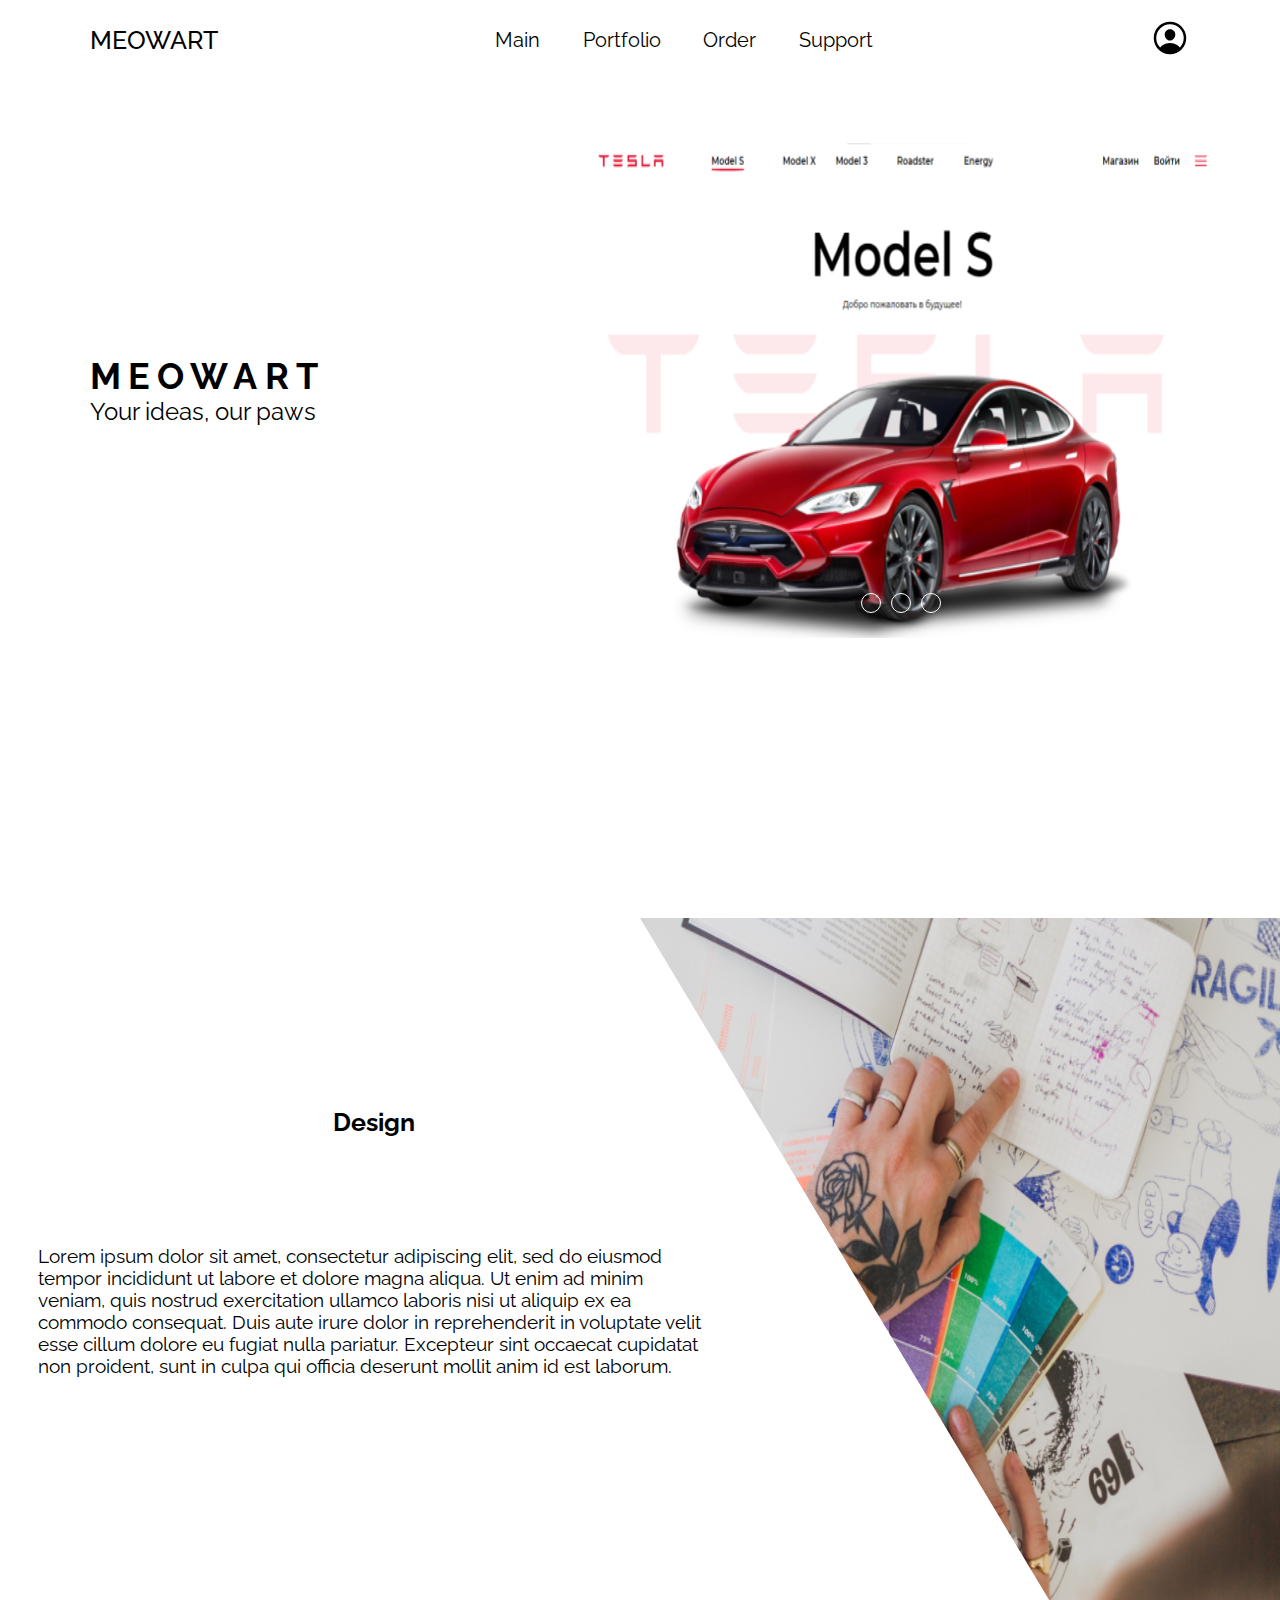
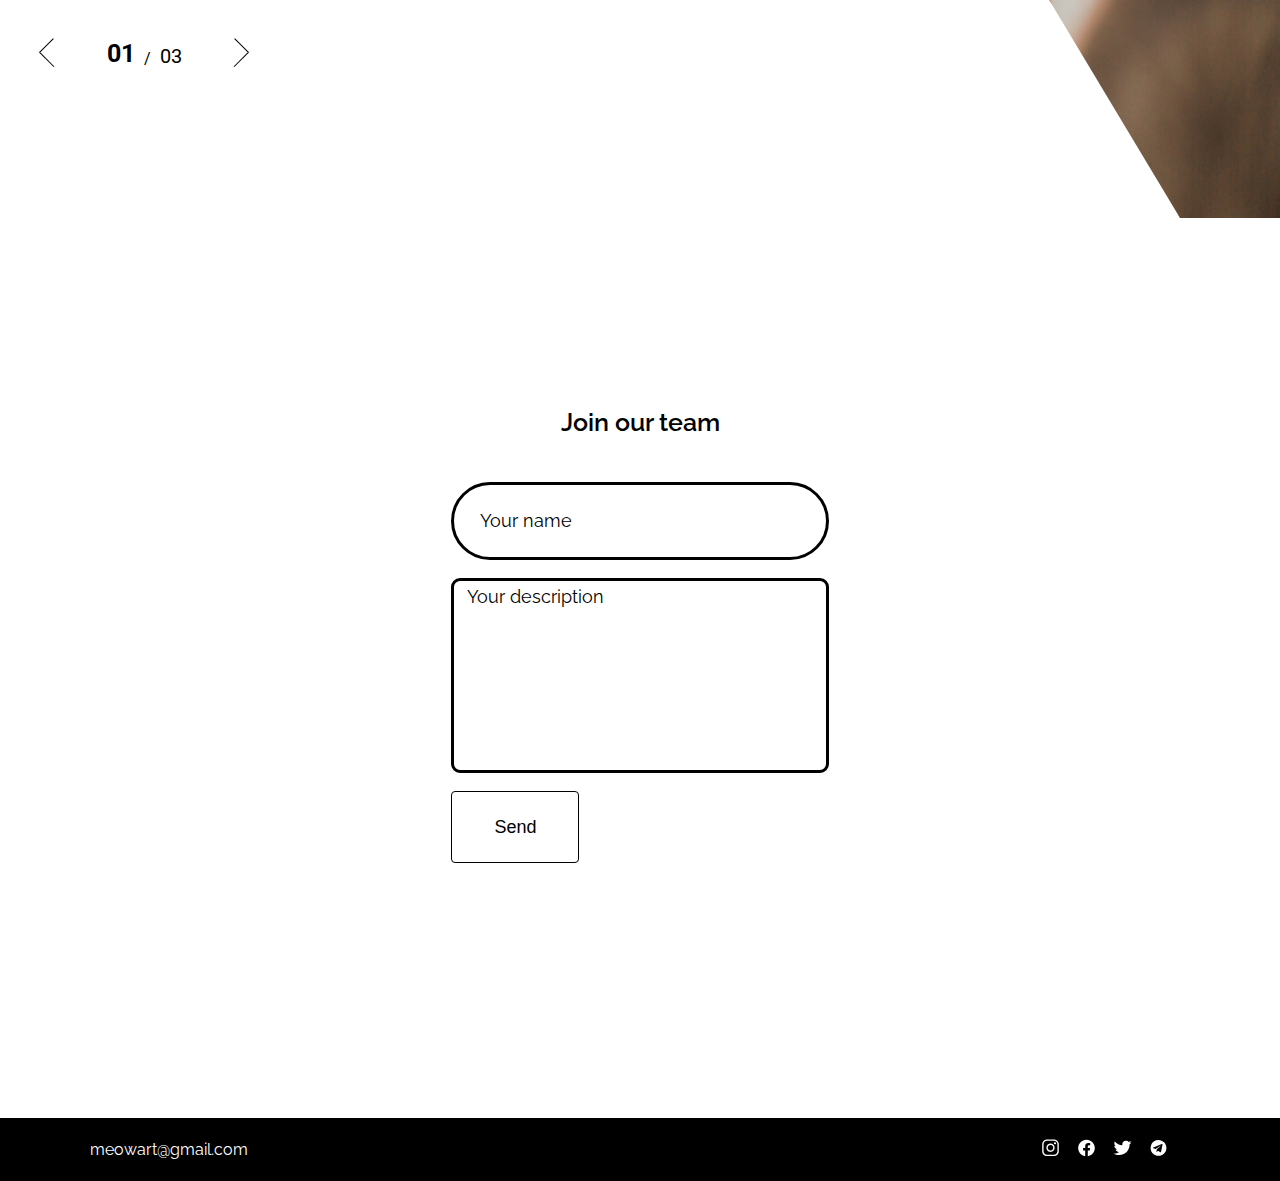
<file: index.html>
<!DOCTYPE html>
<html lang="en">
<head>
    <meta charset="UTF-8">
    <meta http-equiv="X-UA-Compatible" content="IE=edge">
    <meta name="viewport" content="width=device-width, initial-scale=1.0">
    <link rel="preconnect" href="https://fonts.googleapis.com">
    <link rel="preconnect" href="https://fonts.gstatic.com" crossorigin>
    <link href="https://fonts.googleapis.com/css2?family=Raleway:wght@100;200;300;400;500;600;700;800;900&family=Roboto:wght@300;400;500&display=swap" rel="stylesheet">
    <link rel="stylesheet" href="main/css/style.css">
    <link rel="stylesheet" href="main/css/styleTablet.css">
    <link rel="shortcut icon" href="main/img/favicon.ico" type="image/x-icon"> 
    <title>MEOWART</title>
</head>
<body>
    <div class="wrapper" id="wrapper">
        <div class="screen firstScreen">
            <header class="header">
                <div class="logo">
                    meowart
                </div>
                <nav class="headerLinks">
                    <a href="" class="headerLink">Main</a>
                    <a href="portfolio/portfolio.html" class="headerLink">Portfolio</a>
                    <a href="price/price.html" class="headerLink">Order</a>
                    <a href="faq/faq.html" class="headerLink">Support</a>
                </nav>
                <div class="userIcon">
                    <img src="main/img/userIcon.svg" alt="" class="userIcons" id="userIcons">
                    <div class="userItems" id="userItems">
                        <a href="login/login.html" class="userItem">Log in</a>
                        <a href="login/login.html" class="userItem">Create</a>
                    </div>
                </div>
                <div class="burgerContent" id="burger">
                    <div class="burger" id="burgerBtn"></div>
                </div>
                <div class="burgerScreen" id="burgerScreen">
                    <nav class="headerLinks">
                        <a href="" class="headerLink">Main</a>
                        <a href="portfolio/portfolio.html" class="headerLink">Portfolio</a>
                        <a href="price/price.html" class="headerLink">Order</a>
                        <a href="faq/faq.html" class="headerLink">Support</a>
                    </nav>
                    <div class="login">
                        <a href="login/login.html" class="loginText">Log in</a>
                        <a href="login/login.html" class="loginText">Create</a>
                    </div>
                </div>
            </header>
            <div class="content">
                <div class="title">
                    <p class="titleText">meowart</p>
                    <p class="slogan">Your ideas, our paws</p>
                </div>
                <div class="slider">
                   <div class="slides">
                        <input type="radio" class="btnItem" name="slide" id="btn1" checked>
                        <input type="radio" class="btnItem" name="slide" id="btn2">
                        <input type="radio" class="btnItem" name="slide" id="btn3">
                   
                        <a href="https://pawarts.github.io/tesla/" class="slide show">
                            <img src="main/img/slider.png" alt="" class="sliderImg">
                        </a>
                        <a href="https://pawarts.github.io/carhistory/index.html" class="slide">
                            <img src="main/img/carhistory.jpeg" alt="" class="sliderImg">
                        </a>
                        <div class="slide">
                            <img src="main/img/slider.png" alt="" class="sliderImg">
                        </div>
                    
                        <div class="controllers">
                            <label for="btn1" class="btnLabel" checked></label>
                            <label for="btn2" class="btnLabel"></label>
                            <label for="btn3" class="btnLabel"></label>
                        </div>
                   </div>
                </div>
            </div>
        </div>
        <div class="screen secondScreen">
            <div class="slider">
                <div class="sliderContent" id="show">
                    <div class="content">
                        <p class="contentTitle">Design</p>
                        <p class="contentText">Lorem ipsum dolor sit amet, consectetur adipiscing elit, sed do eiusmod tempor incididunt ut labore et dolore magna aliqua. Ut enim ad minim veniam, quis nostrud exercitation ullamco laboris nisi ut aliquip ex ea commodo consequat. Duis aute irure dolor in reprehenderit in voluptate velit esse cillum dolore eu fugiat nulla pariatur. Excepteur sint occaecat cupidatat non proident, sunt in culpa qui officia deserunt mollit anim id est laborum.</p>
                        <div class="slideCounter">
                            <img src="main/img/Arrow.svg" alt="" class="arrow prev" id="prev">
                            <div class="num">
                                <p class="activePage page">01</p>/
                                <p class="allPage">03</p>
                            </div>
                            <img src="main/img/Arrow.svg" alt="" class=" arrow next">
                        </div>
                    </div>
                </div>
                <div class="sliderContent front-end">
                    <div class="content">
                        <p class="contentTitle">Front-end</p>
                        <p class="contentText">Lorem ipsum dolor sit amet, consectetur adipiscing elit, sed do eiusmod tempor incididunt ut labore et dolore magna aliqua. Ut enim ad minim veniam, quis nostrud exercitation ullamco laboris nisi ut aliquip ex ea commodo consequat. Duis aute irure dolor in reprehenderit in voluptate velit esse cillum dolore eu fugiat nulla pariatur. Excepteur sint occaecat cupidatat non proident, sunt in culpa qui officia deserunt mollit anim id est laborum.</p>
                        <div class="slideCounter">
                            <img src="main/img/Arrow.svg" alt="" class="arrow prev" id="prev">
                            <div class="num">
                                <p class="activePage page">02</p>/
                                <p class="allPage">03</p>
                            </div>
                            <img src="main/img/Arrow.svg" alt="" class=" arrow nextArrow next" id="next">
                        </div>
                    </div>
                </div>
                <div class="sliderContent back-end">
                    <div class="content">
                        <p class="contentTitle">Back-end</p>
                        <p class="contentText">Lorem ipsum dolor sit amet, consectetur adipiscing elit, sed do eiusmod tempor incididunt ut labore et dolore magna aliqua. Ut enim ad minim veniam, quis nostrud exercitation ullamco laboris nisi ut aliquip ex ea commodo consequat. Duis aute irure dolor in reprehenderit in voluptate velit esse cillum dolore eu fugiat nulla pariatur. Excepteur sint occaecat cupidatat non proident, sunt in culpa qui officia deserunt mollit anim id est laborum.</p>
                        <div class="slideCounter">
                            <img src="main/img/Arrow.svg" alt="" class="arrow prev" id="prev">
                            <div class="num">
                                <p class="activePage page">03</p>/
                                <p class="allPage">03</p>
                            </div>
                            <img src="main/img/Arrow.svg" alt="" class=" arrow next" id="next">
                        </div>
                    </div>
                </div>
            </div>
        </div>
        <div class="screen thirdScreen">
            <div class="title">Join our team</div>
            <form action="#" class="parthnerGrid">
                <input type="text" class="teamInput" placeholder="Your name">
                <textarea name="#" id="" cols="30" rows="10" class="teamArea" placeholder="Your description"></textarea>
                <button class="submit">Send</button>
            </form>
                
        </div>
        <footer class="footer">
            <a href="https://mail.google.com/mail/u/2/#inbox?compose=CllgCJZZzNVrMtRLxWWXRkSsszDGnjfRslWwBGPZVkJCKqqnMnRkLTTDztLkDDgWVSRBRRKHRDB" class="mail">meowart@gmail.com</a>
            <nav class="socialMedia">
                <a href="" class="socialItem">
                    <img src="main/img/instagram.svg" alt="" class="socialImg">
                </a>
                <a href="" class="socialItem">
                    <img src="main/img/fb.svg" alt="" class="socialImg">
                </a>
                <a href="" class="socialItem">
                    <img src="main/img/twitter.svg" alt="" class="socialImg">
                </a>
                <a href="" class="socialItem">
                    <img src="main/img/telegram.svg" alt="" class="socialImg">
                </a>
            </nav>
        </footer>
    </div>

    <script src="main/js/script.js"></script>
    <script src="main/js/slider.js"></script>
    <script src="main/js/mobile.js"></script>
</body>
</html>
</file>
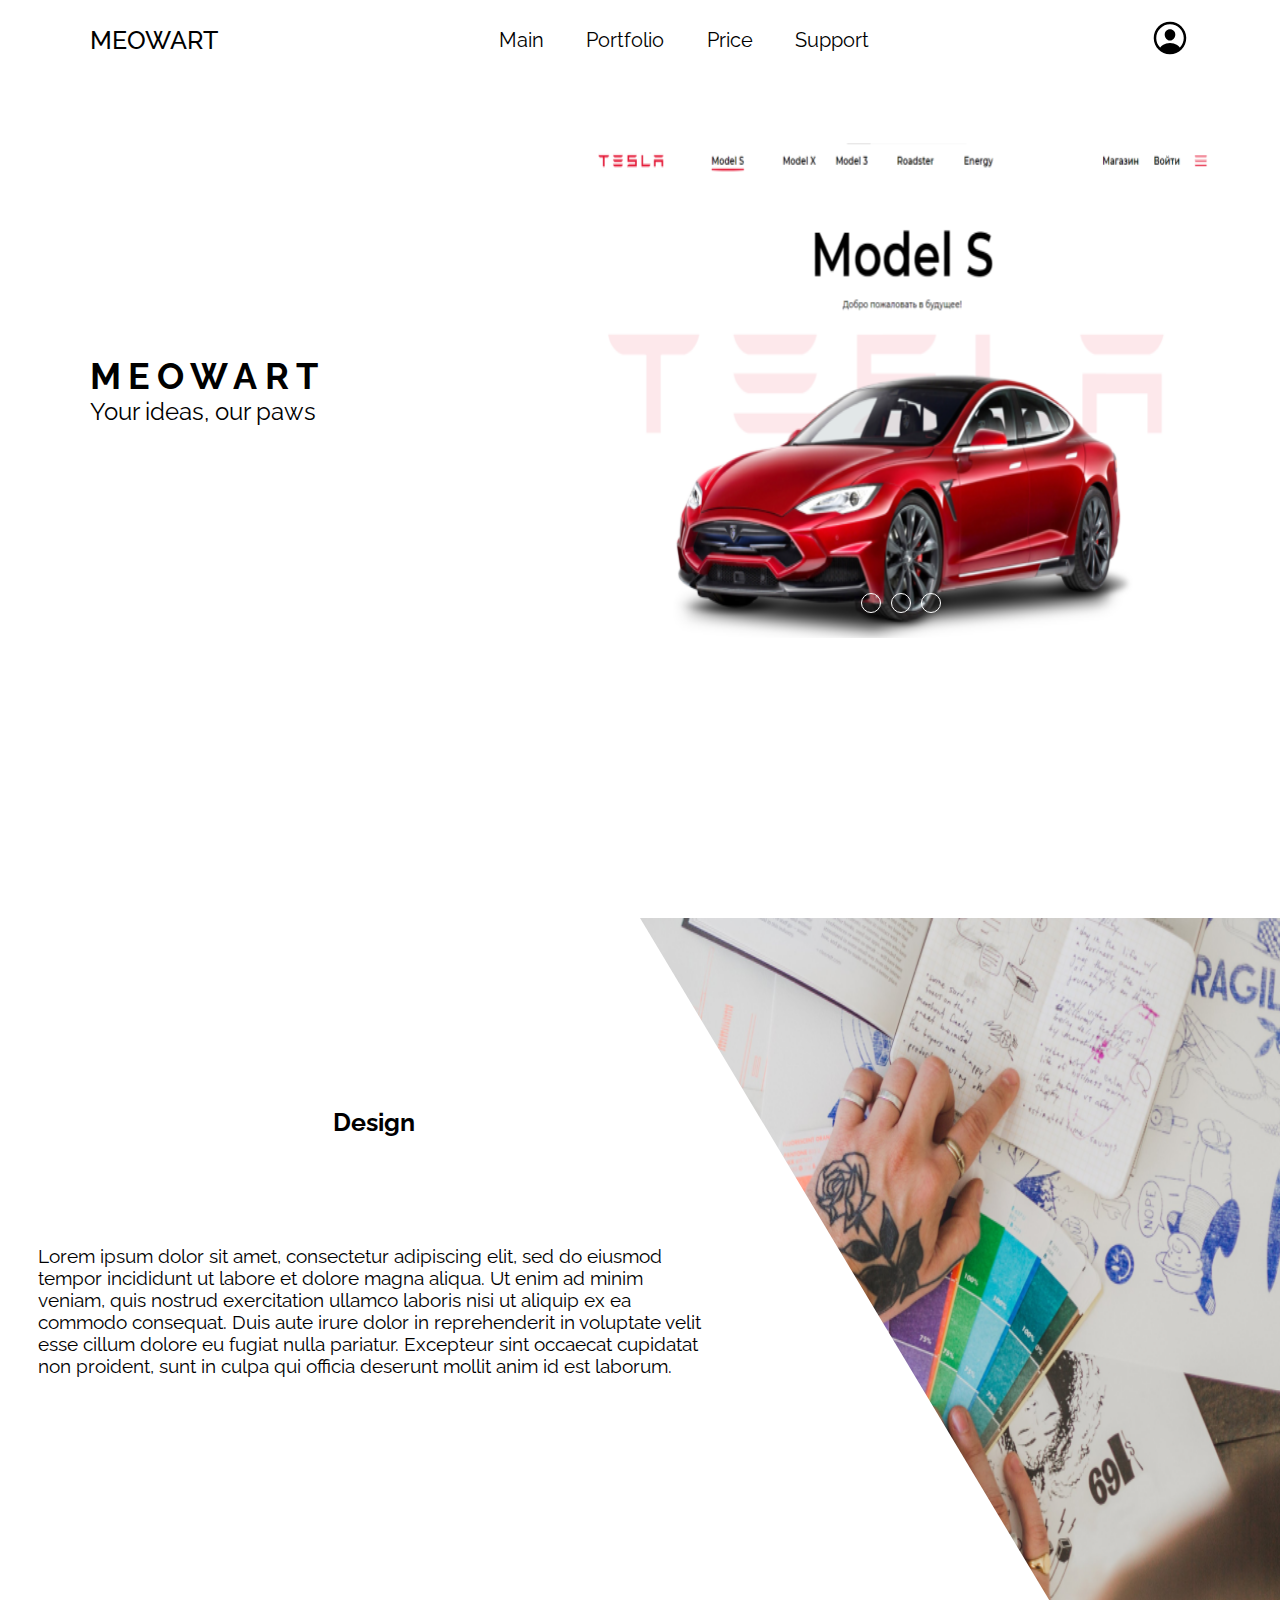
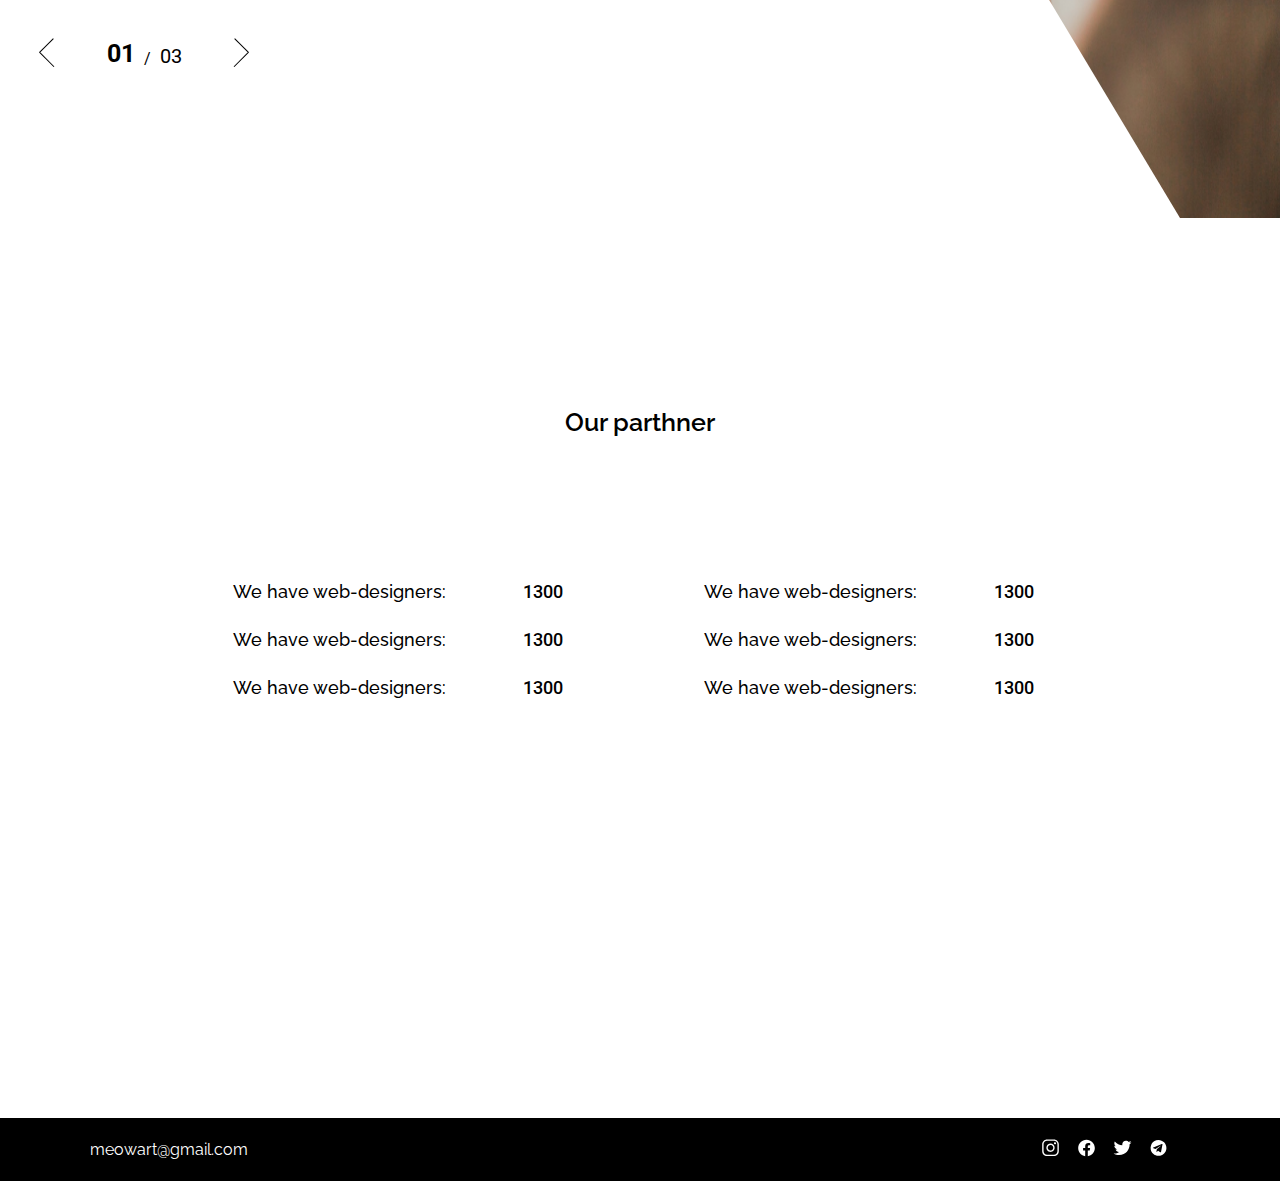
<file: price/js/index.html>
<!DOCTYPE html>
<html lang="en">
<head>
    <meta charset="UTF-8">
    <meta http-equiv="X-UA-Compatible" content="IE=edge">
    <meta name="viewport" content="width=device-width, initial-scale=1.0">
    <link rel="preconnect" href="https://fonts.googleapis.com">
    <link rel="preconnect" href="https://fonts.gstatic.com" crossorigin>
    <link href="https://fonts.googleapis.com/css2?family=Raleway:wght@100;200;300;400;500;600;700;800;900&family=Roboto:wght@300;400;500&display=swap" rel="stylesheet">
    <link rel="stylesheet" href="main/css/style.css">
    <title>MEOWART</title>
</head>
<body>
    <div class="wrapper">
        <div class="screen firstScreen">
            <header class="header">
                <div class="logo">
                    meowart
                </div>
                <nav class="headerLinks">
                    <a href="" class="headerLink">Main</a>
                    <a href="portfolio/portfolio.html" class="headerLink">Portfolio</a>
                    <a href="price/price.html" class="headerLink">Price</a>
                    <a href="" class="headerLink">Support</a>
                </nav>
                <div class="userIcon">
                    <img src="main/img/userIcon.svg" alt="" class="userIcons" id="userIcons">
                    <div class="userItems" id="userItems">
                        <a href="login/login.html" class="userItem">Log in</a>
                        <a href="login/login.html" class="userItem">Create</a>
                    </div>
                </div>
            </header>
            <div class="content">
                <div class="title">
                    <p class="titleText">meowart</p>
                    <p class="slogan">Your ideas, our paws</p>
                </div>
                <div class="slider">
                   <div class="slides">
                        <input type="radio" class="btnItem" name="slide" id="btn1" checked>
                        <input type="radio" class="btnItem" name="slide" id="btn2">
                        <input type="radio" class="btnItem" name="slide" id="btn3">
                   
                        <div class="slide show">
                            <img src="main/img/slider.png" alt="" class="sliderImg">
                        </div>
                        <div class="slide">
                            <img src="main/img/slider.png" alt="" class="sliderImg">
                        </div>
                        <div class="slide">
                            <img src="main/img/slider.png" alt="" class="sliderImg">
                        </div>
                    
                        <div class="controllers">
                            <label for="btn1" class="btnLabel" checked></label>
                            <label for="btn2" class="btnLabel"></label>
                            <label for="btn3" class="btnLabel"></label>
                        </div>
                   </div>
                </div>
            </div>
        </div>
        <div class="screen secondScreen">
            <div class="slider">
                <div class="sliderContent" id="show">
                    <div class="content">
                        <p class="contentTitle">Design</p>
                        <p class="contentText">Lorem ipsum dolor sit amet, consectetur adipiscing elit, sed do eiusmod tempor incididunt ut labore et dolore magna aliqua. Ut enim ad minim veniam, quis nostrud exercitation ullamco laboris nisi ut aliquip ex ea commodo consequat. Duis aute irure dolor in reprehenderit in voluptate velit esse cillum dolore eu fugiat nulla pariatur. Excepteur sint occaecat cupidatat non proident, sunt in culpa qui officia deserunt mollit anim id est laborum.</p>
                        <div class="slideCounter">
                            <img src="main/img/Arrow.svg" alt="" class="arrow prev" id="prev">
                            <div class="num">
                                <p class="activePage page">01</p>/
                                <p class="allPage">03</p>
                            </div>
                            <img src="main/img/Arrow.svg" alt="" class=" arrow next">
                        </div>
                    </div>
                </div>
                <div class="sliderContent front-end">
                    <div class="content">
                        <p class="contentTitle">Front-end</p>
                        <p class="contentText">Lorem ipsum dolor sit amet, consectetur adipiscing elit, sed do eiusmod tempor incididunt ut labore et dolore magna aliqua. Ut enim ad minim veniam, quis nostrud exercitation ullamco laboris nisi ut aliquip ex ea commodo consequat. Duis aute irure dolor in reprehenderit in voluptate velit esse cillum dolore eu fugiat nulla pariatur. Excepteur sint occaecat cupidatat non proident, sunt in culpa qui officia deserunt mollit anim id est laborum.</p>
                        <div class="slideCounter">
                            <img src="main/img/Arrow.svg" alt="" class="arrow prev" id="prev">
                            <div class="num">
                                <p class="activePage page">02</p>/
                                <p class="allPage">03</p>
                            </div>
                            <img src="main/img/Arrow.svg" alt="" class=" arrow nextArrow next" id="next">
                        </div>
                    </div>
                </div>
                <div class="sliderContent back-end">
                    <div class="content">
                        <p class="contentTitle">Back-end</p>
                        <p class="contentText">Lorem ipsum dolor sit amet, consectetur adipiscing elit, sed do eiusmod tempor incididunt ut labore et dolore magna aliqua. Ut enim ad minim veniam, quis nostrud exercitation ullamco laboris nisi ut aliquip ex ea commodo consequat. Duis aute irure dolor in reprehenderit in voluptate velit esse cillum dolore eu fugiat nulla pariatur. Excepteur sint occaecat cupidatat non proident, sunt in culpa qui officia deserunt mollit anim id est laborum.</p>
                        <div class="slideCounter">
                            <img src="main/img/Arrow.svg" alt="" class="arrow prev" id="prev">
                            <div class="num">
                                <p class="activePage page">03</p>/
                                <p class="allPage">03</p>
                            </div>
                            <img src="main/img/Arrow.svg" alt="" class=" arrow next" id="next">
                        </div>
                    </div>
                </div>
            </div>
        </div>
        <div class="screen thirdScreen">
            <div class="title">Our parthner</div>
            <div class="parthnerGrid">
                <div class="parthnerContent">
                    <p class="partherText">We have web-designers:</p>
                    <p class="partherNum">1300</p>
                </div>
                <div class="parthnerContent">
                    <p class="partherText">We have web-designers:</p>
                    <p class="partherNum">1300</p>
                </div>
                <div class="parthnerContent">
                    <p class="partherText">We have web-designers:</p>
                    <p class="partherNum">1300</p>
                </div>
                <div class="parthnerContent">
                    <p class="partherText">We have web-designers:</p>
                    <p class="partherNum">1300</p>
                </div>
                <div class="parthnerContent">
                    <p class="partherText">We have web-designers:</p>
                    <p class="partherNum">1300</p>
                </div>
                <div class="parthnerContent">
                    <p class="partherText">We have web-designers:</p>
                    <p class="partherNum">1300</p>
                </div>
            </div>
        </div>
        <footer class="footer">
            <a href="https://mail.google.com/mail/u/2/#inbox?compose=CllgCJZZzNVrMtRLxWWXRkSsszDGnjfRslWwBGPZVkJCKqqnMnRkLTTDztLkDDgWVSRBRRKHRDB" class="mail">meowart@gmail.com</a>
            <nav class="socialMedia">
                <a href="" class="socialItem">
                    <img src="main/img/instagram.svg" alt="" class="socialImg">
                </a>
                <a href="" class="socialItem">
                    <img src="main/img/fb.svg" alt="" class="socialImg">
                </a>
                <a href="" class="socialItem">
                    <img src="main/img/twitter.svg" alt="" class="socialImg">
                </a>
                <a href="" class="socialItem">
                    <img src="main/img/telegram.svg" alt="" class="socialImg">
                </a>
            </nav>
        </footer>
    </div>

    <script src="main/js/script.js"></script>
    <script src="main/js/slider.js"></script>
</body>
</html>
</file>
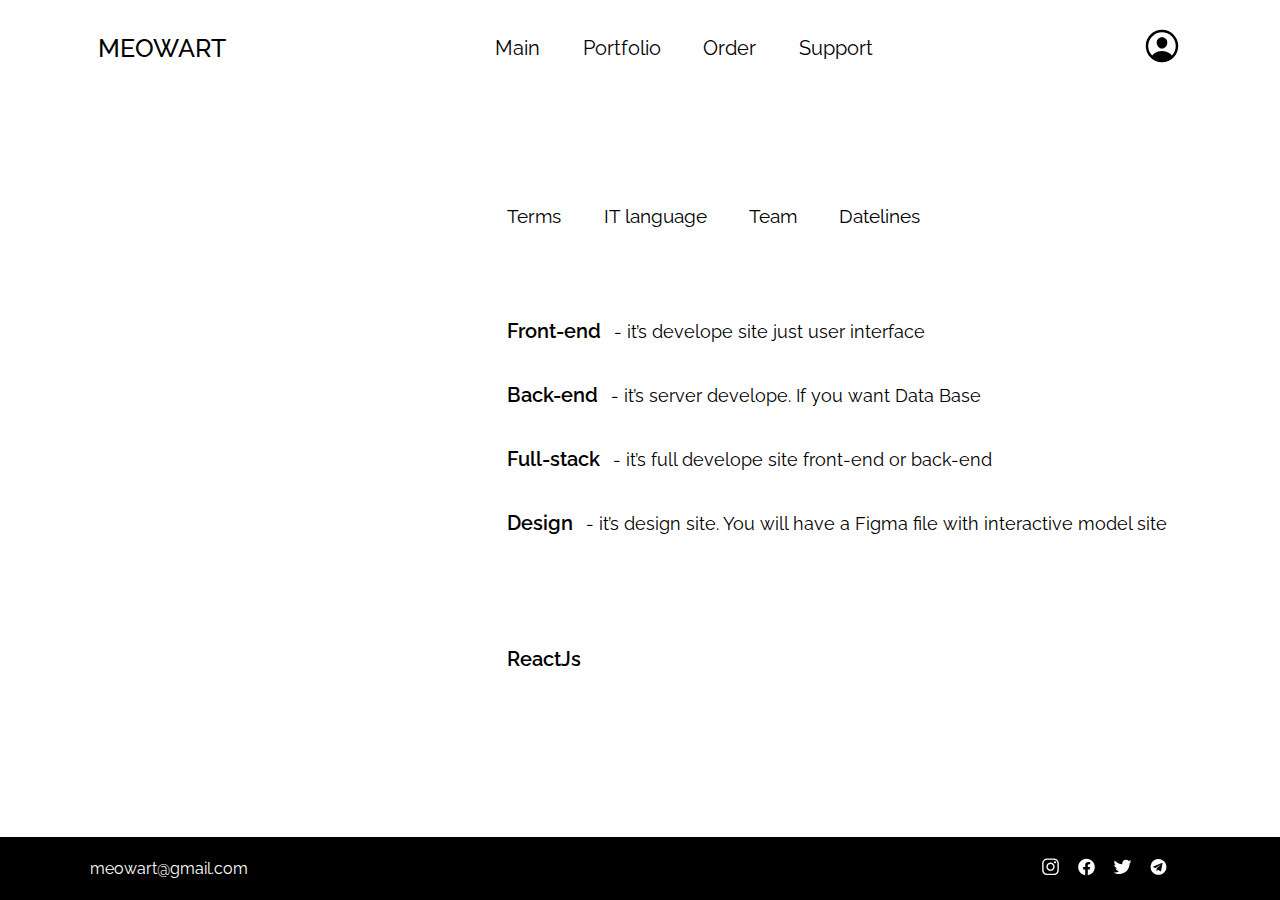
<file: faq/faq.html>
<!DOCTYPE html>
<html lang="en">
<head>
    <meta charset="UTF-8">
    <meta http-equiv="X-UA-Compatible" content="IE=edge">
    <meta name="viewport" content="width=device-width, initial-scale=1.0">
    <link rel="preconnect" href="https://fonts.googleapis.com">
    <link rel="preconnect" href="https://fonts.gstatic.com" crossorigin>
    <link href="https://fonts.googleapis.com/css2?family=Montserrat:wght@300;400;500;600&family=Raleway:wght@100;200;300;400;500;600;700;800;900&family=Roboto:wght@300;400;500&display=swap" rel="stylesheet"> 
    <link rel="stylesheet" href="css/style.css">
    <link rel="stylesheet" href="css/styleTablet.css">
    <link rel="stylesheet" href="css/styleMobile.css">
    <link rel="shortcut icon" href="img/favicon.ico" type="image/x-icon"> 
    <title>MEOWART</title>
</head>
<body>

    <div class="wrapper">
        <header class="header">
            <div class="logo">
                meowart
            </div>
            <nav class="headerLinks">
                <a href="../index.html" class="headerLink">Main</a>
                <a href="../portfolio/portfolio.html" class="headerLink">Portfolio</a>
                <a href="../price/price.html" class="headerLink">Order</a>
                <a href="" class="headerLink">Support</a>
            </nav>
            <div class="userIcon">
                <img src="img/userIcon.svg" alt="" class="userIcons" id="userIcons">
                <div class="userItems" id="userItems">
                    <a href="../login/login.html" class="userItem">Log in</a>
                    <a href="../login/login.html" class="userItem">Create</a>
                </div>
            </div>
            <div class="burgerContent" id="burger">
                <div class="burger" id="burgerBtn"></div>
            </div>
            <div class="burgerScreen" id="burgerScreen">
                <nav class="headerLinks">
                    <a href="../index.html" class="headerLink">Main</a>
                    <a href="../portfolio/portfolio.html" class="headerLink">Portfolio</a>
                    <a href="../price/price.html" class="headerLink">Order</a>
                    <a href="" class="headerLink">Support</a>
                </nav>
                <div class="login">
                    <a href="../login/login.html" class="loginText">Log in</a>
                    <a href="../login/login.html" class="loginText">Create</a>
                </div>
            </div>
        </header>
        <div class="faq">
            <div class="faqTabs">


                <input type="radio" id="term" class="faqTabRadio" name="nav" checked>
                <span></span><label class="faqTab" for="term">Terms</label></span>

                <input type="radio" id="itLang" class="faqTabRadio" name="nav">
                <span><label class="faqTab" for="itLang">IT language</label></span>

                <input type="radio" id="team" class="faqTabRadio" name="nav">
                <span><label class="faqTab" for="team">Team</label></span>

                <input type="radio" id="date" class="faqTabRadio" name="nav">
                <span><label class="faqTab" for="date">Datelines</label></span>                

                
                <div class="faqItems" id="terms">
                    <div class="faqItem">
                        <p class="term">Front-end</p>
                        <p class="description">- it’s develope site just user interface</p>
                    </div>
                    <div class="faqItem">
                        <p class="term">Back-end</p>
                        <p class="description">- it’s server develope. If you want Data Base</p>
                    </div>
                    <div class="faqItem">
                        <p class="term">Full-stack</p>
                        <p class="description">- it’s full develope site front-end or back-end</p>
                    </div>
                    <div class="faqItem">
                        <p class="term">Design</p>
                        <p class="description">- it’s design site. You will have a Figma file with interactive model site </p>
                    </div>
                </div>

                <div class="faqItems" id="languageItems">
                    <div class="faqItem">
                        <p class="term">ReactJs</p>
                    </div>
                </div>

                <div class="faqItems" id="teamItems">
                    <div class="faqItem">
                        <p class="term">CEO</p>
                    </div>
                </div>

                <div class="faqItems" id="dateItems">
                    <div class="faqItem">
                        <p class="term">2 weeks</p>
                    </div>
                </div>
                

            </div>
        </div>
        <footer class="footer">
            <a href="https://mail.google.com/mail/u/2/#inbox?compose=CllgCJZZzNVrMtRLxWWXRkSsszDGnjfRslWwBGPZVkJCKqqnMnRkLTTDztLkDDgWVSRBRRKHRDB" class="mail">meowart@gmail.com</a>
            <nav class="socialMedia">
                <a href="" class="socialItem">
                    <img src="img/instagram.svg" alt="" class="socialImg">
                </a>
                <a href="" class="socialItem">
                    <img src="img/fb.svg" alt="" class="socialImg">
                </a>
                <a href="" class="socialItem">
                    <img src="img/twitter.svg" alt="" class="socialImg">
                </a>
                <a href="" class="socialItem">
                    <img src="img/telegram.svg" alt="" class="socialImg">
                </a>
            </nav>
        </footer>
    </div>

    <script src="js/script.js"></script>
    <script src="js/mobile.js"></script>
</body>
</html>
</file>
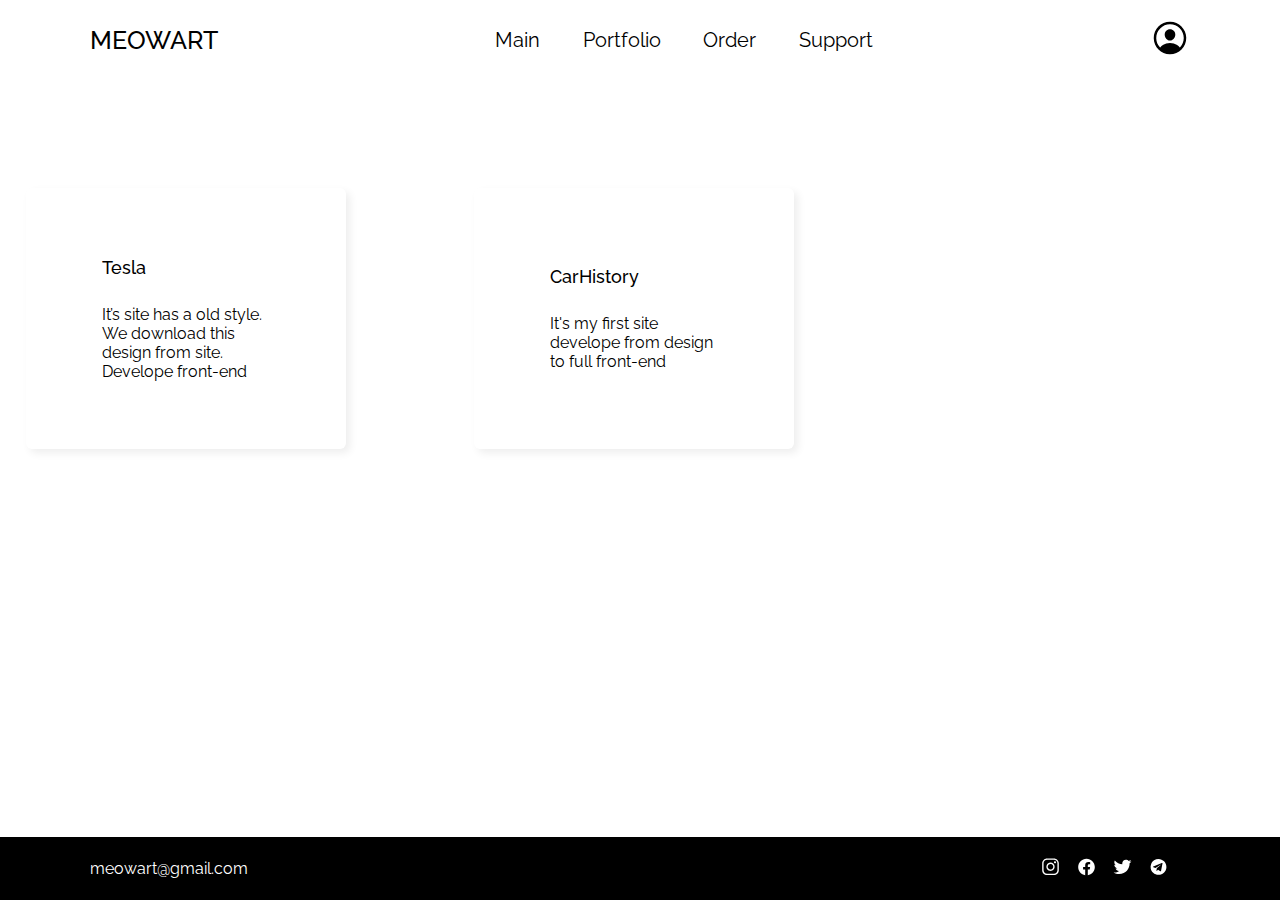
<file: portfolio/portfolio.html>
<!DOCTYPE html>
<html lang="en">
<head>
    <meta charset="UTF-8">
    <meta http-equiv="X-UA-Compatible" content="IE=edge">
    <meta name="viewport" content="width=device-width, initial-scale=1.0">
    <link rel="preconnect" href="https://fonts.googleapis.com">
    <link rel="preconnect" href="https://fonts.gstatic.com" crossorigin>
    <link href="https://fonts.googleapis.com/css2?family=Raleway:wght@100;200;300;400;500;600;700;800;900&family=Roboto:wght@300;400;500&display=swap" rel="stylesheet">
    <link rel="stylesheet" href="css/style.css">
    <link rel="shortcut icon" href="img/favicon.ico" type="image/x-icon"> 
    <link rel="stylesheet" href="css/styleTablet.css">
    <link rel="stylesheet" href="css/styleMobile.css">
    <title>MEOWART</title>
</head>
<body>
    <div class="wrapper">
        <header class="header">
            <div class="logo">
                meowart
            </div>
            <nav class="headerLinks">
                <a href="../index.html" class="headerLink">Main</a>
                <a href="" class="headerLink">Portfolio</a>
                <a href="../price/price.html" class="headerLink">Order</a>
                <a href="../faq/faq.html" class="headerLink">Support</a>
            </nav>
            <div class="userIcon">
                <img src="img/userIcon.svg" alt="" class="userIcons" id="userIcons">
                <div class="userItems" id="userItems">
                    <a href="../login/login.html" class="userItem">Log in</a>
                    <a href="../login/login.html" class="userItem">Create</a>
                </div>
            </div>
            <div class="burgerContent" id="burger">
                <div class="burger" id="burgerBtn"></div>
            </div>
            <div class="burgerScreen" id="burgerScreen">
                <nav class="headerLinks">
                    <a href="../index.html" class="headerLink">Main</a>
                    <a href="" class="headerLink">Portfolio</a>
                    <a href="../price/price.html" class="headerLink">Order</a>
                    <a href="../faq/faq.html" class="headerLink">Support</a>
                </nav>
                <div class="login">
                    <a href="../login/login.html" class="loginText">Log in</a>
                    <a href="../login/login.html" class="loginText">Create</a>
                </div>
            </div>
        </header>
        <div class="content">
            <a href="https://pawarts.github.io/tesla/" class="portfolioItems">
                <div class="portfolioDescription">
                    <p class="portfolioText">Tesla</p>
                    <p class="portfolioReview">It’s site has a old style. We download this design from site. Develope front-end</p>
                </div>
                <img src="img/slider.png" alt="" class="portfolioImg">
            </a>
            <a href="https://pawarts.github.io/carhistory/index.html" class="portfolioItems">
                <div class="portfolioDescription">
                    <p class="portfolioText">CarHistory</p>
                    <p class="portfolioReview">It's my first site develope from design to full front-end</p>
                </div>
                <img src="img/carhistory.jpeg"" class="portfolioImg">
            </a>
        </div>
        <footer class="footer">
            <a href="https://mail.google.com/mail/u/2/#inbox?compose=CllgCJZZzNVrMtRLxWWXRkSsszDGnjfRslWwBGPZVkJCKqqnMnRkLTTDztLkDDgWVSRBRRKHRDB" class="mail">meowart@gmail.com</a>
            <nav class="socialMedia">
                <a href="" class="socialItem">
                    <img src="img/instagram.svg" alt="" class="socialImg">
                </a>
                <a href="" class="socialItem">
                    <img src="img/fb.svg" alt="" class="socialImg">
                </a>
                <a href="" class="socialItem">
                    <img src="img/twitter.svg" alt="" class="socialImg">
                </a>
                <a href="" class="socialItem">
                    <img src="img/telegram.svg" alt="" class="socialImg">
                </a>
            </nav>
        </footer>
    </div>

    <script src="js/script.js"></script>
    <script src="js/mobile.js"></script>
</body>
</html>
</file>
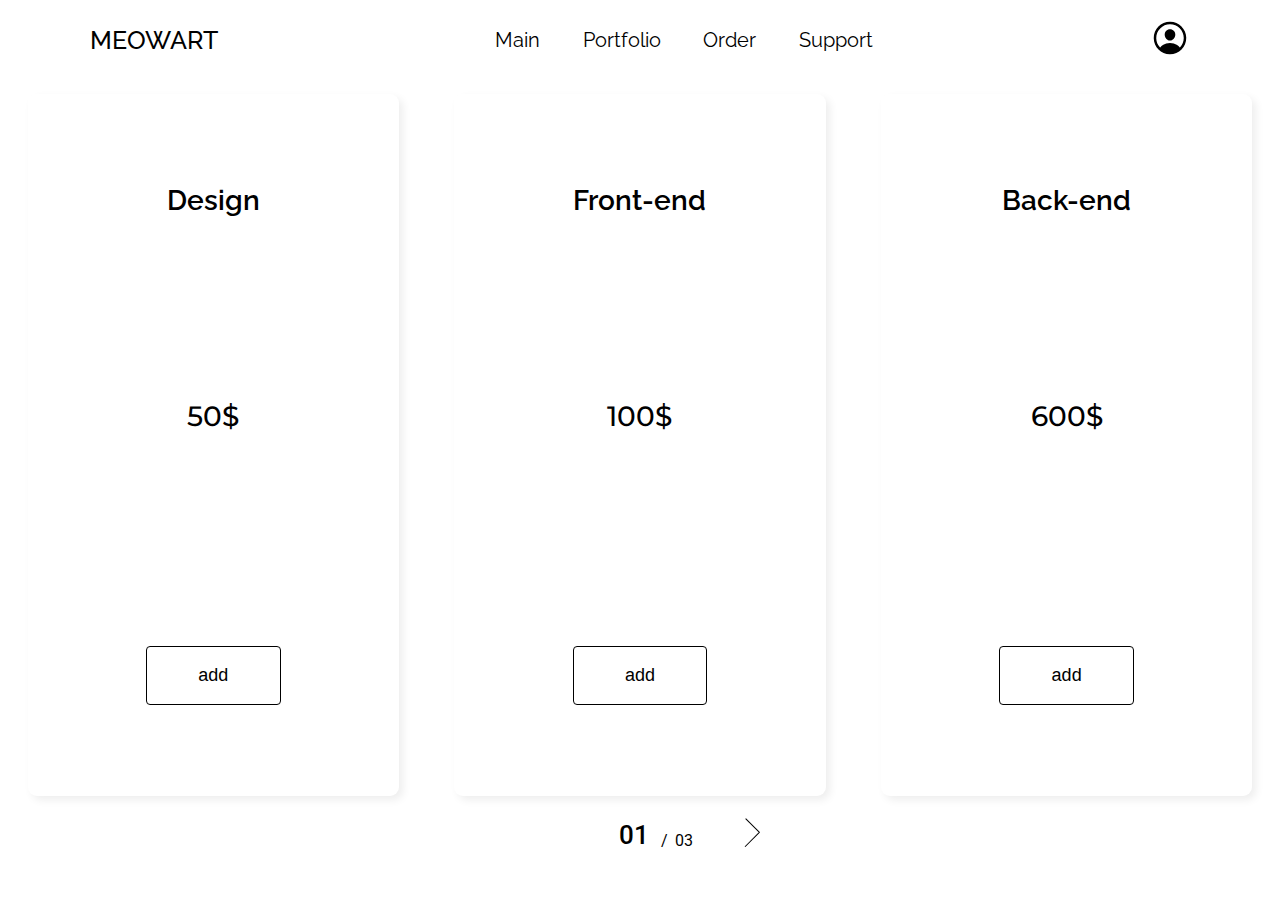
<file: price/price.html>
<!DOCTYPE html>
<html lang="en">
<head>
    <meta charset="UTF-8">
    <meta http-equiv="X-UA-Compatible" content="IE=edge">
    <meta name="viewport" content="width=device-width, initial-scale=1.0">
    <link rel="preconnect" href="https://fonts.googleapis.com">
    <link rel="preconnect" href="https://fonts.gstatic.com" crossorigin>
    <link href="https://fonts.googleapis.com/css2?family=Montserrat:wght@300;400;500;600&family=Raleway:wght@100;200;300;400;500;600;700;800;900&family=Roboto:wght@300;400;500&display=swap" rel="stylesheet">
    <link rel="shortcut icon" href="img/favicon.ico" type="image/x-icon"> 
    <link rel="stylesheet" href="css/style.css">
    <link rel="stylesheet" href="css/styleTablet.css">
    <link rel="stylesheet" href="css/styleMobile.css">
    <title>MEOWART</title>
</head>
<body>
    
    <div class="wrapper">
        <header class="header">
            <div class="logo">
                meowart
            </div>
            <nav class="headerLinks">
                <a href="../index.html" class="headerLink">Main</a>
                <a href="../portfolio/portfolio.html" class="headerLink">Portfolio</a>
                <a href="" class="headerLink">Order</a>
                <a href="../faq/faq.html" class="headerLink">Support</a>
            </nav>
            <div class="userIcon">
                <img src="img/userIcon.svg" alt="" class="userIcons" id="userIcons">
                <div class="userItems" id="userItems">
                    <a href="../login/login.html" class="userItem">Log in</a>
                    <a href="../login/login.html" class="userItem">Create</a>
                </div>
            </div>
            <div class="burgerContent" id="burger">
                <div class="burger" id="burgerBtn"></div>
            </div>
            <div class="burgerScreen" id="burgerScreen">
                <nav class="headerLinks">
                    <a href="../index.html" class="headerLink">Main</a>
                    <a href="../portfolio/portfolio.html" class="headerLink">Portfolio</a>
                    <a href="" class="headerLink">Order</a>
                    <a href="../faq/faq.html" class="headerLink">Support</a>
                </nav>
                <div class="login">
                    <a href="../login/login.html" class="loginText">Log in</a>
                    <a href="../login/login.html" class="loginText">Create</a>
                </div>
            </div>
        </header>
        <div class="order">
            <div class="price show" id="show">
                <div class="priceItems">
                    <div class="priceItem">
                        <p class="priceTitle">Design</p>
                        <p class="priceNum">50$</p>
                        <button class="order">add</button>
                    </div>
                </div>
                <div class="priceItems">
                    <div class="priceItem">
                        <p class="priceTitle">Front-end</p>
                        <p class="priceNum">100$</p>
                        <button class="order">add</button>
                    </div>
                </div>
                <div class="priceItems">
                    <div class="priceItem">
                        <p class="priceTitle">Back-end</p>
                        <p class="priceNum">600$</p>
                        <button class="order">add</button>
                    </div>
                </div>
            </div>
            <div class="description">
                <form action="#" class="description-form">
                    <div class="name">
                        <div class="title">Site name</div>
                        <input type="text" class="descriptionInput">
                    </div>
                    <div class="area">
                        <div class="title">Description</div>
                        <textarea class="descriptionArea" name="" id="" ></textarea>
                    </div>
                    <div class="name">
                        <!-- <div class="title">Select file</div> -->
                        <input type="file" class="descriptionInpu" id="file">
                        <label for="file" class="select">Select file</label>
                    </div>
                </form>
            </div>
            <div class="check">
                <div class="checkName">
                    <p class="siteName">You select:</p>
                    <p class="name">Design, Front-end, Back-end</p>
                </div>
                <div class="checkName">
                    <p class="siteName">Site name:</p>
                    <p class="name">meowart</p>
                </div>
                <div class="checkFile">
                    <p class="siteName">Files:</p>
                    <div class="file"></div>
                </div>
                <div class="checkDescription">
                    <p class="siteName">Description:</p>
                    <div class="text"></div>
                </div>
                <div class="submitBlock">
                    <button type="submit" class="submit">Order</button>
                    <div class="checkPrice">750$</div>
                </div>
            </div>
        </div>
        <div class="sliderItems">
            <div class="sliderArrow prev">
                <img src="img/arrow.svg" alt="" class="arrowImg hide" id="hide">
            </div>
            <div class="sliderCounter">
                <p class="slideActive" id="slideActive">01</p>
                <p class="counterSlash">/</p>
                <p class="counterFull">03</p>
            </div>
            <div class="sliderArrow">
                <img src="img/arrow.svg" alt="" class="arrowImg next" id="last">
            </div>
        </div>
    </div>

    <script src="js/script.js"></script>
    <script src="js/slider.js"></script>
    <script src="js/mobile.js"></script>
</body>
</html>
</file>
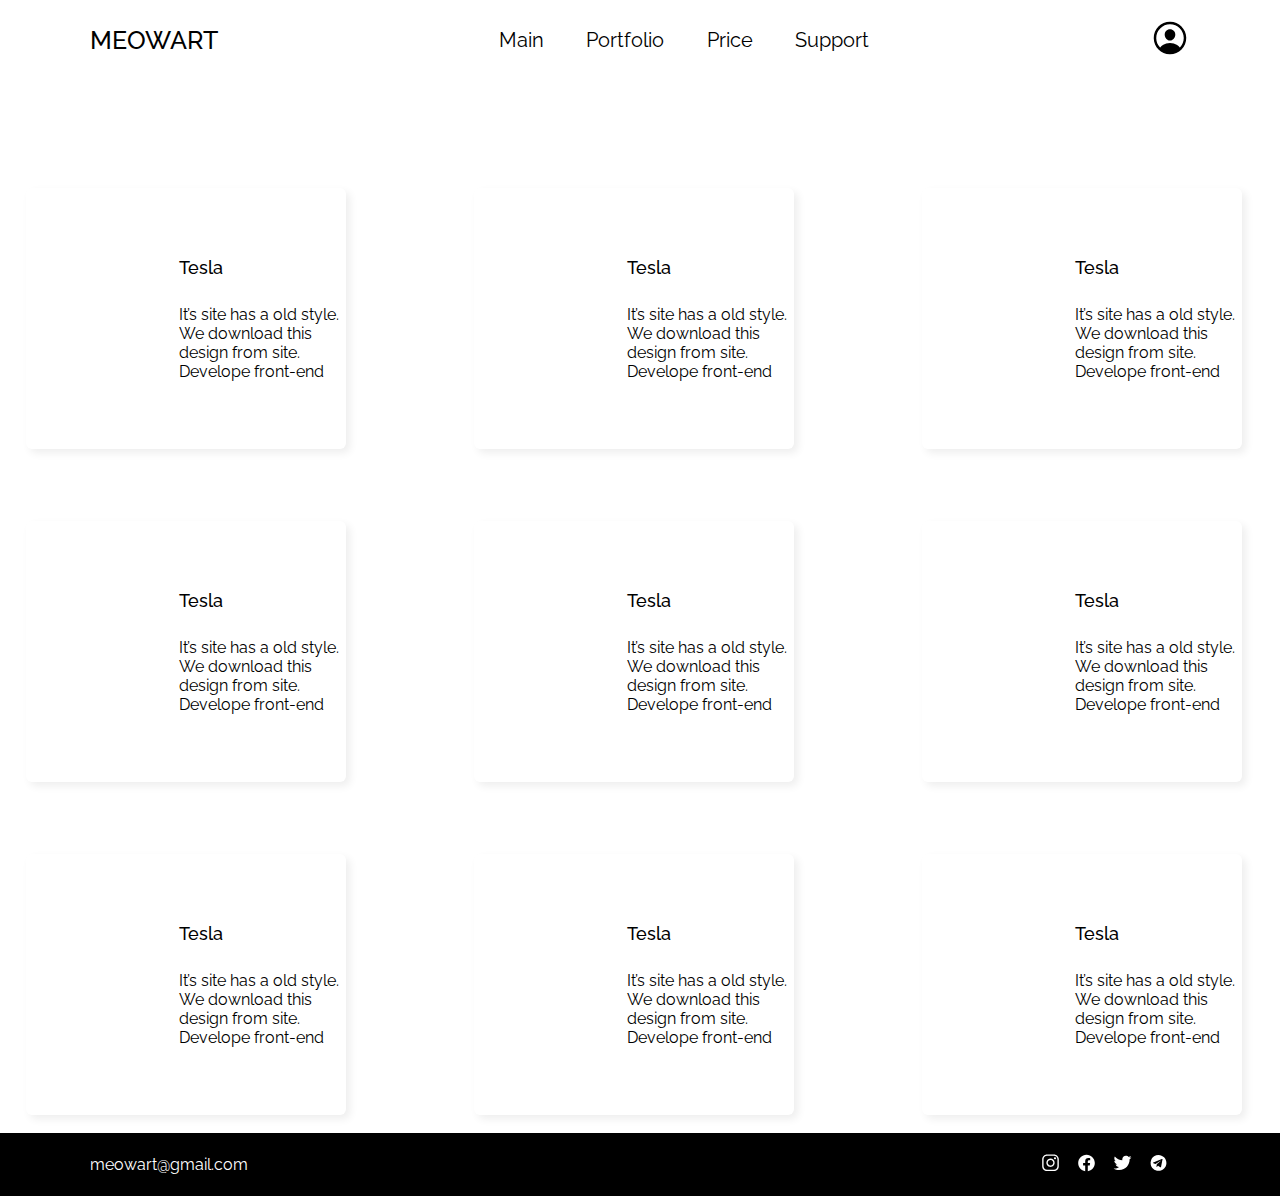
<file: price/js/portfolio/portfolio.html>
<!DOCTYPE html>
<html lang="en">
<head>
    <meta charset="UTF-8">
    <meta http-equiv="X-UA-Compatible" content="IE=edge">
    <meta name="viewport" content="width=device-width, initial-scale=1.0">
    <link rel="preconnect" href="https://fonts.googleapis.com">
    <link rel="preconnect" href="https://fonts.gstatic.com" crossorigin>
    <link href="https://fonts.googleapis.com/css2?family=Raleway:wght@100;200;300;400;500;600;700;800;900&family=Roboto:wght@300;400;500&display=swap" rel="stylesheet">
    <link rel="stylesheet" href="css/style.css">
    <title>Portfolio</title>
</head>
<body>
    <div class="wrapper">
        <header class="header">
            <div class="logo">
                meowart
            </div>
            <nav class="headerLinks">
                <a href="../index.html" class="headerLink">Main</a>
                <a href="" class="headerLink">Portfolio</a>
                <a href="../price/price.html" class="headerLink">Price</a>
                <a href="" class="headerLink">Support</a>
            </nav>
            <div class="userIcon">
                <img src="img/userIcon.svg" alt="" class="userIcons" id="userIcons">
                <div class="userItems" id="userItems">
                    <a href="../login/login.html" class="userItem">Log in</a>
                    <a href="../login/login.html" class="userItem">Create</a>
                </div>
            </div>
        </header>
        <div class="content">
            <a href="" class="portfolioItems">
                <div class="portfolioDescription">
                    <p class="portfolioText">Tesla</p>
                    <p class="portfolioReview">It’s site has a old style. We download this design from site. Develope front-end</p>
                </div>
                <img src="img/slider.png" alt="" class="portfolioImg">
            </a>
            <a href="" class="portfolioItems">
                <div class="portfolioDescription">
                    <p class="portfolioText">Tesla</p>
                    <p class="portfolioReview">It’s site has a old style. We download this design from site. Develope front-end</p>
                </div>
                <img src="img/slider.png" alt="" class="portfolioImg">
            </a>
            <a href="" class="portfolioItems">
                <div class="portfolioDescription">
                    <p class="portfolioText">Tesla</p>
                    <p class="portfolioReview">It’s site has a old style. We download this design from site. Develope front-end</p>
                </div>
                <img src="img/slider.png" alt="" class="portfolioImg">
            </a>
            <a href="" class="portfolioItems">
                <div class="portfolioDescription">
                    <p class="portfolioText">Tesla</p>
                    <p class="portfolioReview">It’s site has a old style. We download this design from site. Develope front-end</p>
                </div>
                <img src="img/slider.png" alt="" class="portfolioImg">
            </a>
            <a href="" class="portfolioItems">
                <div class="portfolioDescription">
                    <p class="portfolioText">Tesla</p>
                    <p class="portfolioReview">It’s site has a old style. We download this design from site. Develope front-end</p>
                </div>
                <img src="img/slider.png" alt="" class="portfolioImg">
            </a>
            <a href="" class="portfolioItems">
                <div class="portfolioDescription">
                    <p class="portfolioText">Tesla</p>
                    <p class="portfolioReview">It’s site has a old style. We download this design from site. Develope front-end</p>
                </div>
                <img src="img/slider.png" alt="" class="portfolioImg">
            </a>
            <a href="" class="portfolioItems">
                <div class="portfolioDescription">
                    <p class="portfolioText">Tesla</p>
                    <p class="portfolioReview">It’s site has a old style. We download this design from site. Develope front-end</p>
                </div>
                <img src="img/slider.png" alt="" class="portfolioImg">
            </a>
            <a href="" class="portfolioItems">
                <div class="portfolioDescription">
                    <p class="portfolioText">Tesla</p>
                    <p class="portfolioReview">It’s site has a old style. We download this design from site. Develope front-end</p>
                </div>
                <img src="img/slider.png" alt="" class="portfolioImg">
            </a>
            <a href="" class="portfolioItems">
                <div class="portfolioDescription">
                    <p class="portfolioText">Tesla</p>
                    <p class="portfolioReview">It’s site has a old style. We download this design from site. Develope front-end</p>
                </div>
                <img src="img/slider.png" alt="" class="portfolioImg">
            </a>
        </div>
        <footer class="footer">
            <a href="https://mail.google.com/mail/u/2/#inbox?compose=CllgCJZZzNVrMtRLxWWXRkSsszDGnjfRslWwBGPZVkJCKqqnMnRkLTTDztLkDDgWVSRBRRKHRDB" class="mail">meowart@gmail.com</a>
            <nav class="socialMedia">
                <a href="" class="socialItem">
                    <img src="img/instagram.svg" alt="" class="socialImg">
                </a>
                <a href="" class="socialItem">
                    <img src="img/fb.svg" alt="" class="socialImg">
                </a>
                <a href="" class="socialItem">
                    <img src="img/twitter.svg" alt="" class="socialImg">
                </a>
                <a href="" class="socialItem">
                    <img src="img/telegram.svg" alt="" class="socialImg">
                </a>
            </nav>
        </footer>
    </div>

    <script src="js/script.js"></script>
</body>
</html>
</file>
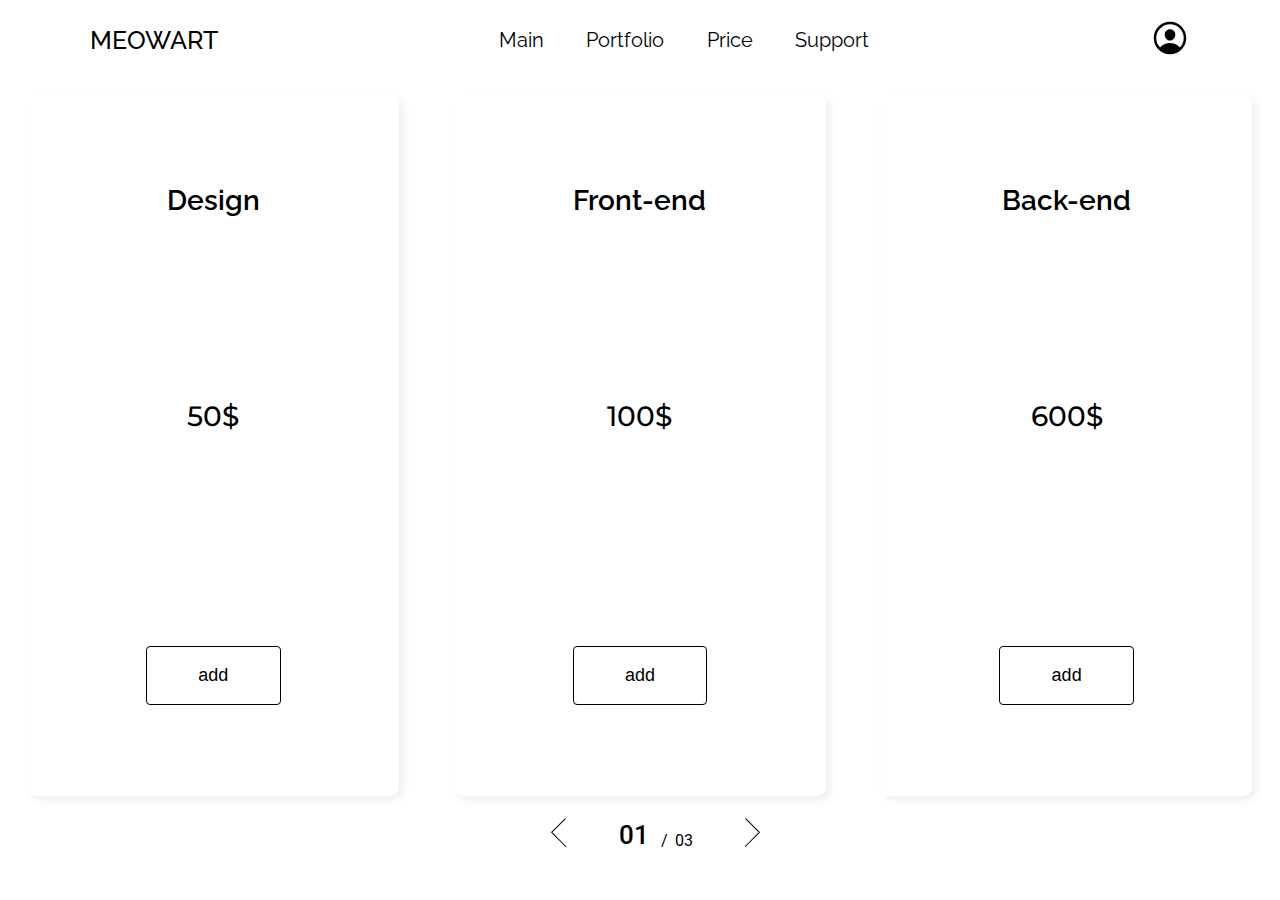
<file: price/js/price/price.html>
<!DOCTYPE html>
<html lang="en">
<head>
    <meta charset="UTF-8">
    <meta http-equiv="X-UA-Compatible" content="IE=edge">
    <meta name="viewport" content="width=device-width, initial-scale=1.0">
    <link rel="preconnect" href="https://fonts.googleapis.com">
    <link rel="preconnect" href="https://fonts.gstatic.com" crossorigin>
    <link href="https://fonts.googleapis.com/css2?family=Montserrat:wght@300;400;500;600&family=Raleway:wght@100;200;300;400;500;600;700;800;900&family=Roboto:wght@300;400;500&display=swap" rel="stylesheet"> 
    <link rel="stylesheet" href="css/style.css">
    <title>Price</title>
</head>
<body>
    <div class="wrapper">
        <header class="header">
            <div class="logo">
                meowart
            </div>
            <nav class="headerLinks">
                <a href="../index.html" class="headerLink">Main</a>
                <a href="../portfolio/portfolio.html" class="headerLink">Portfolio</a>
                <a href="" class="headerLink">Price</a>
                <a href="" class="headerLink">Support</a>
            </nav>
            <div class="userIcon">
                <img src="img/userIcon.svg" alt="" class="userIcons" id="userIcons">
                <div class="userItems" id="userItems">
                    <a href="../login/login.html" class="userItem">Log in</a>
                    <a href="../login/login.html" class="userItem">Create</a>
                </div>
            </div>
        </header>
        <div class="order">
            <div class="price show" id="show">
                <div class="priceItems">
                    <div class="priceItem">
                        <p class="priceTitle">Design</p>
                        <p class="priceNum">50$</p>
                        <button class="order">add</button>
                    </div>
                </div>
                <div class="priceItems">
                    <div class="priceItem">
                        <p class="priceTitle">Front-end</p>
                        <p class="priceNum">100$</p>
                        <button class="order">add</button>
                    </div>
                </div>
                <div class="priceItems">
                    <div class="priceItem">
                        <p class="priceTitle">Back-end</p>
                        <p class="priceNum">600$</p>
                        <button class="order">add</button>
                    </div>
                </div>
            </div>
            <div class="description">
                <form action="#" class="description-form">
                    <div class="name">
                        <div class="title">Site name</div>
                        <input type="text" class="descriptionInput">
                    </div>
                    <div class="area">
                        <div class="title">Description</div>
                        <textarea class="descriptionArea" name="" id="" ></textarea>
                    </div>
                    <div class="name">
                        <div class="title">Select file</div>
                        <input type="file" class="descriptionInpu">
                    </div>
                </form>
            </div>
            <div class="description">
                <form action="#" class="description-form">
                    <div class="name">
                        <div class="title">Site name</div>
                        <input type="text" class="descriptionInput">
                    </div>
                    <div class="area">
                        <div class="title">Description</div>
                        <textarea class="descriptionArea" name="" id="" ></textarea>
                    </div>
                    <div class="name">
                        <div class="title">Site name</div>
                        <input type="file" class="descriptionInpu">
                    </div>
                </form>
            </div>
        </div>
        <div class="sliderItems">
            <div class="sliderArrow prev">
                <img src="img/arrow.svg" alt="" class="arrowImg" id="hide">
            </div>
            <div class="sliderCounter">
                <p class="slideActive" id="slideActive">01</p>
                <p class="counterSlash">/</p>
                <p class="counterFull">03</p>
            </div>
            <div class="sliderArrow">
                <img src="img/arrow.svg" alt="" class="arrowImg next">
            </div>
        </div>
    </div>

    <script src="js/script.js"></script>
    <script src="js/slider.js"></script>
</body>
</html>
</file>
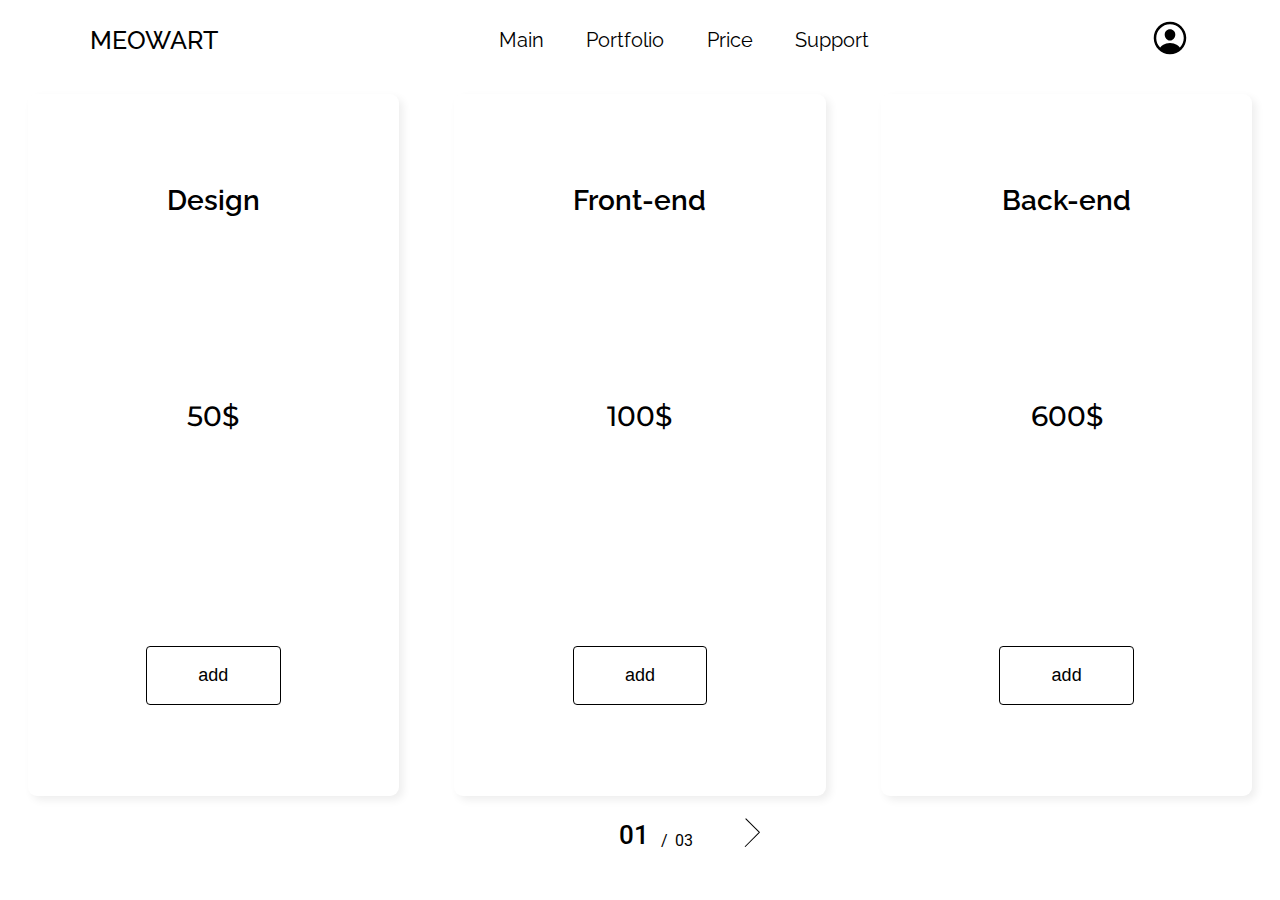
<file: price/js/price/price/price.html>
<!DOCTYPE html>
<html lang="en">
<head>
    <meta charset="UTF-8">
    <meta http-equiv="X-UA-Compatible" content="IE=edge">
    <meta name="viewport" content="width=device-width, initial-scale=1.0">
    <link rel="preconnect" href="https://fonts.googleapis.com">
    <link rel="preconnect" href="https://fonts.gstatic.com" crossorigin>
    <link href="https://fonts.googleapis.com/css2?family=Montserrat:wght@300;400;500;600&family=Raleway:wght@100;200;300;400;500;600;700;800;900&family=Roboto:wght@300;400;500&display=swap" rel="stylesheet"> 
    <link rel="stylesheet" href="css/style.css">
    <title>Price</title>
</head>
<body>
    <div class="wrapper">
        <header class="header">
            <div class="logo">
                meowart
            </div>
            <nav class="headerLinks">
                <a href="../index.html" class="headerLink">Main</a>
                <a href="../portfolio/portfolio.html" class="headerLink">Portfolio</a>
                <a href="" class="headerLink">Price</a>
                <a href="" class="headerLink">Support</a>
            </nav>
            <div class="userIcon">
                <img src="img/userIcon.svg" alt="" class="userIcons" id="userIcons">
                <div class="userItems" id="userItems">
                    <a href="../login/login.html" class="userItem">Log in</a>
                    <a href="../login/login.html" class="userItem">Create</a>
                </div>
            </div>
        </header>
        <div class="order">
            <div class="price show" id="show">
                <div class="priceItems">
                    <div class="priceItem">
                        <p class="priceTitle">Design</p>
                        <p class="priceNum">50$</p>
                        <button class="order">add</button>
                    </div>
                </div>
                <div class="priceItems">
                    <div class="priceItem">
                        <p class="priceTitle">Front-end</p>
                        <p class="priceNum">100$</p>
                        <button class="order">add</button>
                    </div>
                </div>
                <div class="priceItems">
                    <div class="priceItem">
                        <p class="priceTitle">Back-end</p>
                        <p class="priceNum">600$</p>
                        <button class="order">add</button>
                    </div>
                </div>
            </div>
            <div class="description">
                <form action="#" class="description-form">
                    <div class="name">
                        <div class="title">Site name</div>
                        <input type="text" class="descriptionInput">
                    </div>
                    <div class="area">
                        <div class="title">Description</div>
                        <textarea class="descriptionArea" name="" id="" ></textarea>
                    </div>
                    <div class="name">
                        <div class="title">Select file</div>
                        <input type="file" class="descriptionInpu">
                    </div>
                </form>
            </div>
            <div class="description">
                <form action="#" class="description-form">
                    <div class="name">
                        <div class="title">Site name</div>
                        <input type="text" class="descriptionInput">
                    </div>
                    <div class="area">
                        <div class="title">Description</div>
                        <textarea class="descriptionArea" name="" id="" ></textarea>
                    </div>
                    <div class="name">
                        <div class="title">Site name</div>
                        <input type="file" class="descriptionInpu">
                    </div>
                </form>
            </div>
        </div>
        <div class="sliderItems">
            <div class="sliderArrow prev">
                <img src="img/arrow.svg" alt="" class="arrowImg hide" id="hide">
            </div>
            <div class="sliderCounter">
                <p class="slideActive" id="slideActive">01</p>
                <p class="counterSlash">/</p>
                <p class="counterFull">03</p>
            </div>
            <div class="sliderArrow">
                <img src="img/arrow.svg" alt="" class="arrowImg next" id="last">
            </div>
        </div>
    </div>

    <script src="js/script.js"></script>
    <script src="js/slider.js"></script>
</body>
</html>
</file>
<file: main/css/style.css>
*{margin:0;padding:0}.wrapper{font-family:"Raleway",sans-serif;overflow:hidden}.wrapper a{color:#000;text-decoration:none}.wrapper .screen{width:100vw;min-height:100vh}.wrapper .firstScreen .header{display:-webkit-box;display:-ms-flexbox;display:flex;-webkit-box-pack:justify;-ms-flex-pack:justify;justify-content:space-between;-webkit-box-align:center;-ms-flex-align:center;align-items:center;margin:2vh 7vw}.wrapper .firstScreen .header .logo{text-transform:uppercase;font-size:25px;font-weight:500}.wrapper .firstScreen .header .headerLinks .headerLink{font-size:20px;margin-right:3vw}.wrapper .firstScreen .header .headerLinks .headerLink:last-child{margin-right:0}.wrapper .firstScreen .header .userIcon .userIcons{cursor:pointer}.wrapper .firstScreen .header .userIcon .userItems{display:-webkit-box;display:-ms-flexbox;display:flex;-webkit-box-orient:vertical;-webkit-box-direction:normal;-ms-flex-direction:column;flex-direction:column;-webkit-transform:scale(0);transform:scale(0);position:absolute;left:89vw;z-index:5;background:#fff;-webkit-box-shadow:4px 4px 12px 0px rgba(0,0,0,0.251);box-shadow:4px 4px 12px 0px rgba(0,0,0,0.251);padding:1vh 1vw;-webkit-transition:0.5s;transition:0.5s}.wrapper .firstScreen .header .userIcon .userItems .userItem{font-size:17px;font-weight:400;margin-bottom:2vh}.wrapper .firstScreen .header .userIcon .userItems .userItem:last-child{margin-bottom:0}.wrapper .firstScreen .header .userIcon .userItems .userItem:hover{font-weight:500}.wrapper .firstScreen .header .userIcon .active{-webkit-transform:scale(1);transform:scale(1)}.wrapper .firstScreen .header .burgerContent,.wrapper .firstScreen .header .burgerScreen{display:none}.wrapper .firstScreen .content{display:-webkit-box;display:-ms-flexbox;display:flex;-webkit-box-align:center;-ms-flex-align:center;align-items:center;margin-top:9vh;margin-left:7vw}.wrapper .firstScreen .content .title{margin-right:19vw}.wrapper .firstScreen .content .title .titleText{font-size:36px;font-weight:700;text-transform:uppercase;letter-spacing:0.2em}.wrapper .firstScreen .content .title .slogan{font-size:24px}.wrapper .firstScreen .content .slider{width:52vw;height:55vh;overflow:hidden}.wrapper .firstScreen .content .slider .slides{display:-webkit-box;display:-ms-flexbox;display:flex;width:301%;height:55vh}.wrapper .firstScreen .content .slider .slides .btnItem{display:none}.wrapper .firstScreen .content .slider .slides .slide{margin:0;width:33.3%;-webkit-transition:2s;transition:2s}.wrapper .firstScreen .content .slider .slides .slide .sliderImg{width:52vw;height:55vh}.wrapper .firstScreen .content .slider .slides .controllers{position:absolute;width:52vw;display:-webkit-box;display:-ms-flexbox;display:flex;margin-top:50vh;-webkit-box-pack:center;-ms-flex-pack:center;justify-content:center}.wrapper .firstScreen .content .slider .slides .controllers .btnLabel{border:1px solid #fff;border-radius:10px;padding:1vh;cursor:pointer;-webkit-transition:0.2s;transition:0.2s}.wrapper .firstScreen .content .slider .slides .controllers .btnLabel:not(:last-child){margin-right:10px}.wrapper .firstScreen .content .slider .slides .controllers .btnLabel:hover{background:#fff}.wrapper .firstScreen .content .slider .slides #btn1:checked~.show{margin-left:0}.wrapper .firstScreen .content .slider .slides #btn2:checked~.show{margin-left:-52vw}.wrapper .firstScreen .content .slider .slides #btn3:checked~.show{margin-left:-104.2vw}.wrapper .secondScreen .slider{display:-webkit-box;display:-ms-flexbox;display:flex;min-width:100vw;position:relative}.wrapper .secondScreen .slider .sliderContent{background:url("../img/sliderBg.png") 0 0/100vw 100vh no-repeat;min-width:100vw;height:100vh}.wrapper .secondScreen .slider .sliderContent .content{display:-webkit-box;display:-ms-flexbox;display:flex;-webkit-box-orient:vertical;-webkit-box-direction:normal;-ms-flex-direction:column;flex-direction:column;border-bottom:100vh solid white;border-right:60vh solid transparent;height:0;width:50vw}.wrapper .secondScreen .slider .sliderContent .content .contentTitle{margin-top:21vh;margin-left:26vw;font-size:25px;font-weight:700;margin-bottom:12vh}.wrapper .secondScreen .slider .sliderContent .content .contentText{margin-left:3vw;width:52vw;font-size:19px}.wrapper .secondScreen .slider .sliderContent .content .slideCounter{display:-webkit-box;display:-ms-flexbox;display:flex;margin-top:29vh;margin-left:3vw;z-index:10}.wrapper .secondScreen .slider .sliderContent .content .slideCounter .num{display:-webkit-box;display:-ms-flexbox;display:flex;-webkit-box-align:end;-ms-flex-align:end;align-items:end;font-family:"Roboto",sans-serif;margin:0 4vw}.wrapper .secondScreen .slider .sliderContent .content .slideCounter .num .activePage{font-weight:700;font-size:25px;margin-right:9px}.wrapper .secondScreen .slider .sliderContent .content .slideCounter .num .allPage{font-size:20px;margin-left:9px}.wrapper .secondScreen .slider .sliderContent .content .arrow{cursor:pointer}.wrapper .secondScreen .slider .sliderContent .content .next{-webkit-transform:rotateY(180deg);transform:rotateY(180deg)}.wrapper .secondScreen .slider #show{-webkit-transition-timing-function:ease-in-out;transition-timing-function:ease-in-out;-webkit-transition:2s;transition:2s}.wrapper .secondScreen .slider .front-end{background:url("../img/frontEnd.png") 0 0/100vw 100vh no-repeat}.wrapper .secondScreen .slider .back-end{background:url("../img/backend.jpg") 0 0/100vw 100vh no-repeat}.wrapper .thirdScreen{display:-webkit-box;display:-ms-flexbox;display:flex;-webkit-box-align:center;-ms-flex-align:center;align-items:center;-webkit-box-orient:vertical;-webkit-box-direction:normal;-ms-flex-direction:column;flex-direction:column}.wrapper .thirdScreen .title{font-size:25px;font-weight:600;margin-top:21vh}.wrapper .thirdScreen .parthnerGrid{display:-webkit-box;display:-ms-flexbox;display:flex;-webkit-box-orient:vertical;-webkit-box-direction:normal;-ms-flex-direction:column;flex-direction:column}.wrapper .thirdScreen .parthnerGrid .teamInput{height:8vh;width:27vw;border:3px solid #000;border-radius:10vh;outline:none;margin:5vh 0 2vh 0;font-size:18px;padding-left:2vw}.wrapper .thirdScreen .parthnerGrid .teamInput::-webkit-input-placeholder{font-weight:400;color:#000;font-family:"Raleway",sans-serif}.wrapper .thirdScreen .parthnerGrid .teamInput::-moz-placeholder{font-weight:400;color:#000;font-family:"Raleway",sans-serif}.wrapper .thirdScreen .parthnerGrid .teamInput:-ms-input-placeholder{font-weight:400;color:#000;font-family:"Raleway",sans-serif}.wrapper .thirdScreen .parthnerGrid .teamInput::-ms-input-placeholder{font-weight:400;color:#000;font-family:"Raleway",sans-serif}.wrapper .thirdScreen .parthnerGrid .teamInput::placeholder{font-weight:400;color:#000;font-family:"Raleway",sans-serif}.wrapper .thirdScreen .parthnerGrid .teamArea{resize:none;outline:none;width:27vw;height:20vh;border-radius:1vh;padding:0.5vh 1vw;border:3px solid #000;font-family:"Raleway",sans-serif;font-size:18px}.wrapper .thirdScreen .parthnerGrid .teamArea::-webkit-input-placeholder{font-weight:400;color:black;font-family:"Raleway",sans-serif}.wrapper .thirdScreen .parthnerGrid .teamArea::-moz-placeholder{font-weight:400;color:black;font-family:"Raleway",sans-serif}.wrapper .thirdScreen .parthnerGrid .teamArea:-ms-input-placeholder{font-weight:400;color:black;font-family:"Raleway",sans-serif}.wrapper .thirdScreen .parthnerGrid .teamArea::-ms-input-placeholder{font-weight:400;color:black;font-family:"Raleway",sans-serif}.wrapper .thirdScreen .parthnerGrid .teamArea::placeholder{font-weight:400;color:black;font-family:"Raleway",sans-serif}.wrapper .thirdScreen .parthnerGrid .submit{display:-webkit-box;display:-ms-flexbox;display:flex;-webkit-box-pack:center;-ms-flex-pack:center;justify-content:center;-webkit-box-align:center;-ms-flex-align:center;align-items:center;width:10vw;height:8vh;font-size:18px;background:transparent;border:1px solid #000;border-radius:4px;cursor:pointer;-webkit-transition:0.4s;transition:0.4s;margin-top:2vh}.wrapper .thirdScreen .parthnerGrid .submit:hover{background:#000;color:#fff}.wrapper .footer{display:-webkit-box;display:-ms-flexbox;display:flex;-webkit-box-align:center;-ms-flex-align:center;align-items:center;width:100vw;height:7vh;background:#000}.wrapper .footer .mail{font-size:16px;color:#fff;margin-left:7vw}.wrapper .footer .socialMedia{margin-left:62vw}.wrapper .footer .socialMedia .socialItem{margin-right:1vw}
</file>
<file: main/css/styleTablet.css>
@media (max-width:1024px){.wrapper{overflow:hidden}.wrapper .firstScreen .header{display:-webkit-box;display:-ms-flexbox;display:flex;-webkit-box-align:center;-ms-flex-align:center;align-items:center}.wrapper .firstScreen .header .headerLinks,.wrapper .firstScreen .header .userIcon{display:none}.wrapper .firstScreen .header .burgerContent{cursor:pointer;-webkit-box-sizing:border-box;box-sizing:border-box;width:3vw;height:16px;display:-webkit-box;display:-ms-flexbox;display:flex;-webkit-box-align:center;-ms-flex-align:center;align-items:center;-webkit-box-pack:center;-ms-flex-pack:center;justify-content:center}.wrapper .firstScreen .header .burgerContent .burger{position:relative;z-index:50;width:2vw;height:0.3vh;background:#000;-webkit-transform:rotateY(-180deg);transform:rotateY(-180deg);-webkit-transition:-webkit-transform 1.3s;transition:-webkit-transform 1.3s;transition:transform 1.3s;transition:transform 1.3s,-webkit-transform 1.3s}.wrapper .firstScreen .header .burgerContent .burger:before{position:absolute;top:5px;content:"";width:1vw;height:0.3vh;background:#000;-webkit-transition:0.8s;transition:0.8s}.wrapper .firstScreen .header .burgerContent .burger:after{position:absolute;top:-5px;content:"";width:3vw;height:0.3vh;background:#000;-webkit-transition:0.8s;transition:0.8s}.wrapper .firstScreen .header .burgerContent .close{position:fixed;background:#fff;z-index:50;-webkit-transform:rotateX(180deg);transform:rotateX(180deg)}.wrapper .firstScreen .header .burgerContent .close:before{content:"";position:absolute;top:0px;-webkit-transform:rotateZ(135deg);transform:rotateZ(135deg);width:2vw}.wrapper .firstScreen .header .burgerContent .close:after{content:"";position:absolute;top:0px;-webkit-transform:rotateZ(-135deg);transform:rotateZ(-135deg);width:2vw}.wrapper .firstScreen .header .burgerScreen{display:-webkit-box;display:-ms-flexbox;display:flex;-webkit-box-orient:vertical;-webkit-box-direction:normal;-ms-flex-direction:column;flex-direction:column;-webkit-box-pack:center;-ms-flex-pack:center;justify-content:center;-webkit-box-align:center;-ms-flex-align:center;align-items:center;position:fixed;top:0;left:0;z-index:40;width:100vw;height:100vh;background:#fff;-webkit-perspective:100vw;perspective:100vw;-webkit-transform-origin:top;transform-origin:top;-webkit-transform:rotate3d(1,0,0,180deg);transform:rotate3d(1,0,0,180deg);-webkit-transition:1.3s;transition:1.3s}.wrapper .firstScreen .header .burgerScreen .headerLinks{display:-webkit-box;display:-ms-flexbox;display:flex;-webkit-box-orient:vertical;-webkit-box-direction:normal;-ms-flex-direction:column;flex-direction:column;margin:0;padding:0;font-size:20px}.wrapper .firstScreen .header .burgerScreen .headerLinks .headerLink{margin:0;font-size:20px;margin-top:2vh}.wrapper .firstScreen .header .burgerScreen .login{display:-webkit-box;display:-ms-flexbox;display:flex;-webkit-box-orient:vertical;-webkit-box-direction:normal;-ms-flex-direction:column;flex-direction:column;font-size:18px;margin-top:6vw}.wrapper .firstScreen .header .burgerScreen .login .loginText{margin-bottom:0.5vh}.wrapper .firstScreen .header .show{-webkit-transform:rotate3d(1,1,1,0deg);transform:rotate3d(1,1,1,0deg)}.wrapper .firstScreen .content .title{margin-right:8vw}.wrapper .secondScreen .slider .sliderContent .content .contentTitle{font-size:23px}.wrapper .secondScreen .slider .sliderContent .content .contentText{font-size:17px}.wrapper .secondScreen .slider .sliderContent .content .slideCounter{margin-top:20vh}.wrapper .secondScreen .slider .sliderContent .content .slideCounter .num .activePage{font-size:23px}.wrapper .secondScreen .slider .sliderContent .content .slideCounter .num .allPage{font-size:15px}.wrapper .thirdScreen .parthnerGrid .teamInput{width:37vw}.wrapper .thirdScreen .parthnerGrid .teamArea{width:37vw}.block{overflow:hidden}}
</file>
<file: price/js/main/css/style.css>
*{margin:0;padding:0}.wrapper{font-family:"Raleway",sans-serif;overflow:hidden}.wrapper a{color:#000;text-decoration:none}.wrapper .screen{width:100vw;height:100vh}.wrapper .firstScreen .header{display:-webkit-box;display:-ms-flexbox;display:flex;-webkit-box-pack:justify;-ms-flex-pack:justify;justify-content:space-between;-webkit-box-align:center;-ms-flex-align:center;align-items:center;margin:2vh 7vw}.wrapper .firstScreen .header .logo{text-transform:uppercase;font-size:25px;font-weight:500}.wrapper .firstScreen .header .headerLinks .headerLink{font-size:20px;margin-right:3vw}.wrapper .firstScreen .header .headerLinks .headerLink:last-child{margin-right:0}.wrapper .firstScreen .header .userIcon .userIcons{cursor:pointer}.wrapper .firstScreen .header .userIcon .userItems{display:-webkit-box;display:-ms-flexbox;display:flex;-webkit-box-orient:vertical;-webkit-box-direction:normal;-ms-flex-direction:column;flex-direction:column;-webkit-transform:scale(0);transform:scale(0);position:absolute;left:89vw;z-index:5;background:#fff;-webkit-box-shadow:4px 4px 12px 0px rgba(0,0,0,0.251);box-shadow:4px 4px 12px 0px rgba(0,0,0,0.251);padding:1vh 1vw;-webkit-transition:0.5s;transition:0.5s}.wrapper .firstScreen .header .userIcon .userItems .userItem{font-size:17px;font-weight:400;margin-bottom:2vh}.wrapper .firstScreen .header .userIcon .userItems .userItem:last-child{margin-bottom:0}.wrapper .firstScreen .header .userIcon .userItems .userItem:hover{font-weight:500}.wrapper .firstScreen .header .userIcon .active{-webkit-transform:scale(1);transform:scale(1)}.wrapper .firstScreen .content{display:-webkit-box;display:-ms-flexbox;display:flex;-webkit-box-align:center;-ms-flex-align:center;align-items:center;margin-top:9vh;margin-left:7vw}.wrapper .firstScreen .content .title{margin-right:19vw}.wrapper .firstScreen .content .title .titleText{font-size:36px;font-weight:700;text-transform:uppercase;letter-spacing:0.2em}.wrapper .firstScreen .content .title .slogan{font-size:24px}.wrapper .firstScreen .content .slider{width:52vw;height:55vh;overflow:hidden}.wrapper .firstScreen .content .slider .slides{display:-webkit-box;display:-ms-flexbox;display:flex;width:301%;height:55vh}.wrapper .firstScreen .content .slider .slides .btnItem{display:none}.wrapper .firstScreen .content .slider .slides .slide{margin:0;width:33.3%;-webkit-transition:2s;transition:2s}.wrapper .firstScreen .content .slider .slides .slide .sliderImg{width:52vw;height:55vh}.wrapper .firstScreen .content .slider .slides .controllers{position:absolute;width:52vw;display:-webkit-box;display:-ms-flexbox;display:flex;margin-top:50vh;-webkit-box-pack:center;-ms-flex-pack:center;justify-content:center}.wrapper .firstScreen .content .slider .slides .controllers .btnLabel{border:1px solid #fff;border-radius:10px;padding:1vh;cursor:pointer;-webkit-transition:0.2s;transition:0.2s}.wrapper .firstScreen .content .slider .slides .controllers .btnLabel:not(:last-child){margin-right:10px}.wrapper .firstScreen .content .slider .slides .controllers .btnLabel:hover{background:#fff}.wrapper .firstScreen .content .slider .slides #btn1:checked~.show{margin-left:0}.wrapper .firstScreen .content .slider .slides #btn2:checked~.show{margin-left:-52vw}.wrapper .firstScreen .content .slider .slides #btn3:checked~.show{margin-left:-104vw}.wrapper .secondScreen .slider{display:-webkit-box;display:-ms-flexbox;display:flex}.wrapper .secondScreen .slider .sliderContent{background:url("../img/sliderBg.png") 0 0/100vw 100vh no-repeat;min-width:100vw;height:100vh}.wrapper .secondScreen .slider .sliderContent .content{display:-webkit-box;display:-ms-flexbox;display:flex;-webkit-box-orient:vertical;-webkit-box-direction:normal;-ms-flex-direction:column;flex-direction:column;border-bottom:100vh solid white;border-right:60vh solid transparent;height:0;width:50vw}.wrapper .secondScreen .slider .sliderContent .content .contentTitle{margin-top:21vh;margin-left:26vw;font-size:25px;font-weight:700;margin-bottom:12vh}.wrapper .secondScreen .slider .sliderContent .content .contentText{margin-left:3vw;width:52vw;font-size:19px}.wrapper .secondScreen .slider .sliderContent .content .slideCounter{display:-webkit-box;display:-ms-flexbox;display:flex;margin-top:29vh;margin-left:3vw;z-index:10}.wrapper .secondScreen .slider .sliderContent .content .slideCounter .num{display:-webkit-box;display:-ms-flexbox;display:flex;-webkit-box-align:end;-ms-flex-align:end;align-items:end;font-family:"Roboto",sans-serif;margin:0 4vw}.wrapper .secondScreen .slider .sliderContent .content .slideCounter .num .activePage{font-weight:700;font-size:25px;margin-right:9px}.wrapper .secondScreen .slider .sliderContent .content .slideCounter .num .allPage{font-size:20px;margin-left:9px}.wrapper .secondScreen .slider .sliderContent .content .arrow{cursor:pointer}.wrapper .secondScreen .slider .sliderContent .content .next{-webkit-transform:rotateY(180deg);transform:rotateY(180deg)}.wrapper .secondScreen .slider #show{-webkit-transition-timing-function:ease-in-out;transition-timing-function:ease-in-out;-webkit-transition:2s;transition:2s}.wrapper .secondScreen .slider .front-end{background:url("../img/frontEnd.png") 0 0/100vw 100vh no-repeat}.wrapper .secondScreen .slider .back-end{background:url("../img/backend.jpg") 0 0/100vw 100vh no-repeat}.wrapper .thirdScreen{display:-webkit-box;display:-ms-flexbox;display:flex;-webkit-box-align:center;-ms-flex-align:center;align-items:center;-webkit-box-orient:vertical;-webkit-box-direction:normal;-ms-flex-direction:column;flex-direction:column}.wrapper .thirdScreen .title{font-size:25px;font-weight:600;margin-top:21vh}.wrapper .thirdScreen .parthnerGrid{display:-ms-grid;display:grid;-ms-grid-columns:(1fr)[2];grid-template-columns:repeat(2,1fr);margin-top:16vh;margin-left:10vw}.wrapper .thirdScreen .parthnerGrid .parthnerContent{display:-webkit-box;display:-ms-flexbox;display:flex;-webkit-box-align:center;-ms-flex-align:center;align-items:center;margin-right:11vw;margin-bottom:3vh}.wrapper .thirdScreen .parthnerGrid .parthnerContent .partherText{font-size:18px;font-weight:500;margin-right:6vw}.wrapper .thirdScreen .parthnerGrid .parthnerContent .partherNum{font-family:"Roboto",sans-serif;font-size:18px;font-weight:500}.wrapper .footer{display:-webkit-box;display:-ms-flexbox;display:flex;-webkit-box-align:center;-ms-flex-align:center;align-items:center;width:100vw;height:7vh;background:#000}.wrapper .footer .mail{font-size:16px;color:#fff;margin-left:7vw}.wrapper .footer .socialMedia{margin-left:62vw}.wrapper .footer .socialMedia .socialItem{margin-right:1vw}
</file>
<file: faq/css/style.css>
.wrapper{font-family:"Raleway",sans-serif;overflow:hidden}.wrapper a{color:#000;text-decoration:none}.wrapper .header{display:-webkit-box;display:-ms-flexbox;display:flex;-webkit-box-pack:justify;-ms-flex-pack:justify;justify-content:space-between;-webkit-box-align:center;-ms-flex-align:center;align-items:center;margin:2vh 7vw}.wrapper .header .logo{text-transform:uppercase;font-size:25px;font-weight:500}.wrapper .header .headerLinks .headerLink{font-size:20px;margin-right:3vw}.wrapper .header .headerLinks .headerLink:last-child{margin-right:0}.wrapper .header .userIcon .userIcons{cursor:pointer}.wrapper .header .userIcon .userItems{display:-webkit-box;display:-ms-flexbox;display:flex;-webkit-box-orient:vertical;-webkit-box-direction:normal;-ms-flex-direction:column;flex-direction:column;-webkit-transform:scale(0);transform:scale(0);position:absolute;left:89vw;z-index:5;background:#fff;-webkit-box-shadow:4px 4px 12px 0px rgba(0,0,0,0.251);box-shadow:4px 4px 12px 0px rgba(0,0,0,0.251);padding:1vh 1vw;-webkit-transition:0.5s;transition:0.5s}.wrapper .header .userIcon .userItems .userItem{font-size:17px;font-weight:400;margin-bottom:2vh}.wrapper .header .userIcon .userItems .userItem:last-child{margin-bottom:0}.wrapper .header .userIcon .userItems .userItem:hover{font-weight:500}.wrapper .header .userIcon .active{-webkit-transform:scale(1);transform:scale(1)}.wrapper .header .burgerContent,.wrapper .header .burgerScreen{display:none}.wrapper .faq{margin-top:15vh}.wrapper .faq .faqTabs{margin-left:39vw}.wrapper .faq .faqTabs .faqTabRadio{display:none}.wrapper .faq .faqTabs .faqTabRadio:checked{font-weight:700}.wrapper .faq .faqTabs .faqTab{font-size:19px;font-weight:400;margin-right:3vw;cursor:pointer}.wrapper .faq .faqTabs .faqItems{display:none;margin-top:8vh}.wrapper .faq .faqTabs .faqItems .faqItem{display:-webkit-box;display:-ms-flexbox;display:flex;-webkit-box-align:center;-ms-flex-align:center;align-items:center}.wrapper .faq .faqTabs .faqItems .faqItem .term{font-size:20px;margin-right:1vw;font-weight:600}.wrapper .faq .faqTabs .faqItems .faqItem .description{font-size:18px}.wrapper .faq #term:checked~#terms{display:block}.wrapper .faq #term:checked~#languageItems{display:block}.wrapper .faq #team:checked~#teamItems{display:block}.wrapper .faq #team:checked~.faqTab{font-weight:600}.wrapper .faq #date:checked~#dateItems{display:block}.wrapper .footer{position:fixed;left:0;bottom:0;display:-webkit-box;display:-ms-flexbox;display:flex;-webkit-box-align:center;-ms-flex-align:center;align-items:center;width:100vw;height:7vh;background:#000}.wrapper .footer .mail{font-size:16px;color:#fff;margin-left:7vw}.wrapper .footer .socialMedia{margin-left:62vw}.wrapper .footer .socialMedia .socialItem{margin-right:1vw}
</file>
<file: faq/css/styleTablet.css>
@media (max-width:1024px){.wrapper{overflow:hidden}.wrapper .header{display:-webkit-box;display:-ms-flexbox;display:flex;-webkit-box-align:center;-ms-flex-align:center;align-items:center}.wrapper .header .headerLinks,.wrapper .header .userIcon{display:none}.wrapper .header .burgerContent{cursor:pointer;-webkit-box-sizing:border-box;box-sizing:border-box;width:3vw;height:16px;display:-webkit-box;display:-ms-flexbox;display:flex;-webkit-box-align:center;-ms-flex-align:center;align-items:center;-webkit-box-pack:center;-ms-flex-pack:center;justify-content:center}.wrapper .header .burgerContent .burger{position:relative;z-index:50;width:2vw;height:0.3vh;background:#000;-webkit-transform:rotateY(-180deg);transform:rotateY(-180deg);-webkit-transition:-webkit-transform 1.3s;transition:-webkit-transform 1.3s;transition:transform 1.3s;transition:transform 1.3s,-webkit-transform 1.3s}.wrapper .header .burgerContent .burger:before{position:absolute;top:5px;content:"";width:1vw;height:0.3vh;background:#000;-webkit-transition:0.8s;transition:0.8s}.wrapper .header .burgerContent .burger:after{position:absolute;top:-5px;content:"";width:3vw;height:0.3vh;background:#000;-webkit-transition:0.8s;transition:0.8s}.wrapper .header .burgerContent .close{position:fixed;background:#fff;z-index:50;-webkit-transform:rotateX(180deg);transform:rotateX(180deg)}.wrapper .header .burgerContent .close:before{content:"";position:absolute;top:0px;-webkit-transform:rotateZ(135deg);transform:rotateZ(135deg);width:2vw}.wrapper .header .burgerContent .close:after{content:"";position:absolute;top:0px;-webkit-transform:rotateZ(-135deg);transform:rotateZ(-135deg);width:2vw}.wrapper .header .burgerScreen{display:-webkit-box;display:-ms-flexbox;display:flex;-webkit-box-orient:vertical;-webkit-box-direction:normal;-ms-flex-direction:column;flex-direction:column;-webkit-box-pack:center;-ms-flex-pack:center;justify-content:center;-webkit-box-align:center;-ms-flex-align:center;align-items:center;position:fixed;top:0;left:0;z-index:40;width:100vw;height:100vh;background:#fff;-webkit-perspective:100vw;perspective:100vw;-webkit-transform-origin:top;transform-origin:top;-webkit-transform:rotate3d(1,0,0,180deg);transform:rotate3d(1,0,0,180deg);-webkit-transition:1.3s;transition:1.3s}.wrapper .header .burgerScreen .headerLinks{display:-webkit-box;display:-ms-flexbox;display:flex;-webkit-box-orient:vertical;-webkit-box-direction:normal;-ms-flex-direction:column;flex-direction:column;margin:0;padding:0;font-size:20px}.wrapper .header .burgerScreen .headerLinks .headerLink{margin:0;font-size:20px;margin-top:2vh}.wrapper .header .burgerScreen .login{display:-webkit-box;display:-ms-flexbox;display:flex;-webkit-box-orient:vertical;-webkit-box-direction:normal;-ms-flex-direction:column;flex-direction:column;font-size:18px;margin-top:6vw}.wrapper .header .burgerScreen .login .loginText{margin-bottom:0.5vh}.wrapper .header .show{-webkit-transform:rotate3d(1,1,1,0deg);transform:rotate3d(1,1,1,0deg)}}
</file>
<file: faq/css/styleMobile.css>
@media (max-width:768px){.wrapper .header{display:-webkit-box;display:-ms-flexbox;display:flex;-webkit-box-align:center;-ms-flex-align:center;align-items:center}.wrapper .header .headerLinks,.wrapper .header .userIcon{display:none}.wrapper .header .burgerContent{cursor:pointer;-webkit-box-sizing:border-box;box-sizing:border-box;width:7vw;height:16px;display:-webkit-box;display:-ms-flexbox;display:flex;-webkit-box-align:center;-ms-flex-align:center;align-items:center;-webkit-box-pack:center;-ms-flex-pack:center;justify-content:center}.wrapper .header .burgerContent .burger{position:relative;z-index:50;width:4vw;height:0.3vh;background:#000;-webkit-transform:rotateY(-180deg);transform:rotateY(-180deg);-webkit-transition:-webkit-transform 1.3s;transition:-webkit-transform 1.3s;transition:transform 1.3s;transition:transform 1.3s,-webkit-transform 1.3s}.wrapper .header .burgerContent .burger:before{position:absolute;top:5px;content:"";width:3vw;height:0.3vh;background:#000;-webkit-transition:0.8s;transition:0.8s}.wrapper .header .burgerContent .burger:after{position:absolute;top:-5px;content:"";width:5vw;height:0.3vh;background:#000;-webkit-transition:0.8s;transition:0.8s}.wrapper .header .burgerContent .close{position:fixed;background:#fff;z-index:50;-webkit-transform:rotateX(180deg);transform:rotateX(180deg)}.wrapper .header .burgerContent .close:before{content:"";position:absolute;top:0px;-webkit-transform:rotateZ(135deg);transform:rotateZ(135deg);width:4vw}.wrapper .header .burgerContent .close:after{content:"";position:absolute;top:0px;-webkit-transform:rotateZ(-135deg);transform:rotateZ(-135deg);width:4vw}.wrapper .faq .faqTabs{margin-left:0}.wrapper .footer{position:fixed;left:0;bottom:0;display:-webkit-box;display:-ms-flexbox;display:flex;-webkit-box-align:center;-ms-flex-align:center;align-items:center;overflow:scroll;max-width:100vw;height:7vh;background:#000}.wrapper .footer .mail{font-size:16px;color:#fff;margin-left:5vw}.wrapper .footer .socialMedia{margin-left:35vw}.wrapper .footer .socialMedia .socialItem{margin-right:1vw}}
</file>
<file: portfolio/css/style.css>
*{margin:0;padding:0}.wrapper{font-family:"Raleway",sans-serif;overflow:hidden;min-height:100vh}.wrapper a{color:#000;text-decoration:none}.wrapper .header{display:-webkit-box;display:-ms-flexbox;display:flex;-webkit-box-pack:justify;-ms-flex-pack:justify;justify-content:space-between;-webkit-box-align:center;-ms-flex-align:center;align-items:center;margin:2vh 7vw}.wrapper .header .logo{text-transform:uppercase;font-size:25px;font-weight:500}.wrapper .header .headerLinks .headerLink{font-size:20px;margin-right:3vw}.wrapper .header .headerLinks .headerLink:last-child{margin-right:0}.wrapper .header .userIcon .userIcons{cursor:pointer}.wrapper .header .userIcon .userItems{display:-webkit-box;display:-ms-flexbox;display:flex;-webkit-box-orient:vertical;-webkit-box-direction:normal;-ms-flex-direction:column;flex-direction:column;-webkit-transform:scale(0);transform:scale(0);position:absolute;left:89vw;z-index:5;background:#fff;-webkit-box-shadow:4px 4px 12px 0px rgba(0,0,0,0.251);box-shadow:4px 4px 12px 0px rgba(0,0,0,0.251);padding:1vh 1vw;-webkit-transition:0.5s;transition:0.5s}.wrapper .header .userIcon .userItems .userItem{font-size:17px;font-weight:400;margin-bottom:2vh}.wrapper .header .userIcon .userItems .userItem:last-child{margin-bottom:0}.wrapper .header .userIcon .userItems .userItem:hover{font-weight:500}.wrapper .header .userIcon .active{-webkit-transform:scale(1);transform:scale(1)}.wrapper .header .burgerContent,.wrapper .header .burgerScreen{display:none}.wrapper .content{display:-ms-grid;display:grid;-ms-grid-columns:25vw 10vw 25vw 10vw 25vw;grid-template-columns:repeat(3,25vw);gap:8vh 10vw;margin-top:14vh;padding:0 2vw;margin-bottom:2vh}.wrapper .content .portfolioItems{display:-webkit-box;display:-ms-flexbox;display:flex;-webkit-box-align:center;-ms-flex-align:center;align-items:center;-webkit-box-pack:center;-ms-flex-pack:center;justify-content:center;width:25vw;height:29vh;background:#ffff;-webkit-box-shadow:4px 4px 11px rgba(0,0,0,0.25);box-shadow:4px 4px 11px rgba(0,0,0,0.25);-webkit-box-shadow:4px 4px 8px rgba(0,0,0,0.07);box-shadow:4px 4px 8px rgba(0,0,0,0.07);border-radius:6px;overflow:hidden;-webkit-transition:0.9s;transition:0.9s}.wrapper .content .portfolioItems .portfolioDescription{position:absolute;z-index:10;display:-webkit-box;display:-ms-flexbox;display:flex;-webkit-box-orient:vertical;-webkit-box-direction:normal;-ms-flex-direction:column;flex-direction:column}.wrapper .content .portfolioItems .portfolioDescription .portfolioText{font-size:18px;font-weight:500;margin-bottom:3vh}.wrapper .content .portfolioItems .portfolioDescription .portfolioReview{font-size:16px;width:13vw}.wrapper .content .portfolioImg{width:25vw;height:29vh;opacity:0;-webkit-transform:translateX(-25vw);transform:translateX(-25vw);-webkit-transition:1s;transition:1s}.wrapper .content .portfolioDescription:hover .portfolioImg,.wrapper .content .portfolioItems:hover .portfolioImg{position:relative;z-index:20;opacity:1;-webkit-transform:translateX(0);transform:translateX(0)}.wrapper .content .portfolioItems:hover{-webkit-box-shadow:4px 4px 11px rgba(0,0,0,0.25);box-shadow:4px 4px 11px rgba(0,0,0,0.25);-webkit-transform:translateY(-10px);transform:translateY(-10px)}.wrapper .footer{position:sticky;top:100vh;left:0;display:-webkit-box;display:-ms-flexbox;display:flex;-webkit-box-align:center;-ms-flex-align:center;align-items:center;width:100vw;height:7vh;background:#000}.wrapper .footer .mail{font-size:16px;color:#fff;margin-left:7vw}.wrapper .footer .socialMedia{margin-left:62vw}.wrapper .footer .socialMedia .socialItem{margin-right:1vw}
</file>
<file: portfolio/css/styleTablet.css>
@media (max-width:1024px){.wrapper{overflow:hidden}.wrapper .header{display:-webkit-box;display:-ms-flexbox;display:flex;-webkit-box-align:center;-ms-flex-align:center;align-items:center}.wrapper .header .headerLinks,.wrapper .header .userIcon{display:none}.wrapper .header .burgerContent{cursor:pointer;-webkit-box-sizing:border-box;box-sizing:border-box;width:3vw;height:16px;display:-webkit-box;display:-ms-flexbox;display:flex;-webkit-box-align:center;-ms-flex-align:center;align-items:center;-webkit-box-pack:center;-ms-flex-pack:center;justify-content:center}.wrapper .header .burgerContent .burger{position:relative;z-index:50;width:2vw;height:0.3vh;background:#000;-webkit-transform:rotateY(-180deg);transform:rotateY(-180deg);-webkit-transition:-webkit-transform 1.3s;transition:-webkit-transform 1.3s;transition:transform 1.3s;transition:transform 1.3s,-webkit-transform 1.3s}.wrapper .header .burgerContent .burger:before{position:absolute;top:5px;content:"";width:1vw;height:0.3vh;background:#000;-webkit-transition:0.8s;transition:0.8s}.wrapper .header .burgerContent .burger:after{position:absolute;top:-5px;content:"";width:3vw;height:0.3vh;background:#000;-webkit-transition:0.8s;transition:0.8s}.wrapper .header .burgerContent .close{position:fixed;background:#fff;z-index:50;-webkit-transform:rotateX(180deg);transform:rotateX(180deg)}.wrapper .header .burgerContent .close:before{content:"";position:absolute;top:0px;-webkit-transform:rotateZ(135deg);transform:rotateZ(135deg);width:2vw}.wrapper .header .burgerContent .close:after{content:"";position:absolute;top:0px;-webkit-transform:rotateZ(-135deg);transform:rotateZ(-135deg);width:2vw}.wrapper .header .burgerScreen{display:-webkit-box;display:-ms-flexbox;display:flex;-webkit-box-orient:vertical;-webkit-box-direction:normal;-ms-flex-direction:column;flex-direction:column;-webkit-box-pack:center;-ms-flex-pack:center;justify-content:center;-webkit-box-align:center;-ms-flex-align:center;align-items:center;position:fixed;top:0;left:0;z-index:40;width:100vw;height:100vh;background:#fff;-webkit-perspective:100vw;perspective:100vw;-webkit-transform-origin:top;transform-origin:top;-webkit-transform:rotate3d(1,0,0,180deg);transform:rotate3d(1,0,0,180deg);-webkit-transition:1.3s;transition:1.3s}.wrapper .header .burgerScreen .headerLinks{display:-webkit-box;display:-ms-flexbox;display:flex;-webkit-box-orient:vertical;-webkit-box-direction:normal;-ms-flex-direction:column;flex-direction:column;margin:0;padding:0;font-size:20px}.wrapper .header .burgerScreen .headerLinks .headerLink{margin:0;font-size:20px;margin-top:2vh}.wrapper .header .burgerScreen .login{display:-webkit-box;display:-ms-flexbox;display:flex;-webkit-box-orient:vertical;-webkit-box-direction:normal;-ms-flex-direction:column;flex-direction:column;font-size:18px;margin-top:6vw}.wrapper .header .burgerScreen .login .loginText{margin-bottom:0.5vh}.wrapper .header .show{-webkit-transform:rotate3d(1,1,1,0deg);transform:rotate3d(1,1,1,0deg)}}
</file>
<file: portfolio/css/styleMobile.css>
@media (max-width:481px){.wrapper .header{display:-webkit-box;display:-ms-flexbox;display:flex;-webkit-box-align:center;-ms-flex-align:center;align-items:center}.wrapper .header .headerLinks,.wrapper .header .userIcon{display:none}.wrapper .header .burgerContent{cursor:pointer;-webkit-box-sizing:border-box;box-sizing:border-box;width:7vw;height:16px;display:-webkit-box;display:-ms-flexbox;display:flex;-webkit-box-align:center;-ms-flex-align:center;align-items:center;-webkit-box-pack:center;-ms-flex-pack:center;justify-content:center}.wrapper .header .burgerContent .burger{position:relative;z-index:50;width:4vw;height:0.3vh;background:#000;-webkit-transform:rotateY(-180deg);transform:rotateY(-180deg);-webkit-transition:-webkit-transform 1.3s;transition:-webkit-transform 1.3s;transition:transform 1.3s;transition:transform 1.3s,-webkit-transform 1.3s}.wrapper .header .burgerContent .burger:before{position:absolute;top:5px;content:"";width:3vw;height:0.3vh;background:#000;-webkit-transition:0.8s;transition:0.8s}.wrapper .header .burgerContent .burger:after{position:absolute;top:-5px;content:"";width:5vw;height:0.3vh;background:#000;-webkit-transition:0.8s;transition:0.8s}.wrapper .header .burgerContent .close{position:fixed;background:#fff;z-index:50;-webkit-transform:rotateX(180deg);transform:rotateX(180deg)}.wrapper .header .burgerContent .close:before{content:"";position:absolute;top:0px;-webkit-transform:rotateZ(135deg);transform:rotateZ(135deg);width:4vw}.wrapper .header .burgerContent .close:after{content:"";position:absolute;top:0px;-webkit-transform:rotateZ(-135deg);transform:rotateZ(-135deg);width:4vw}.wrapper .faq .faqTabs{margin-left:0}.wrapper .footer{position:fixed;left:0;bottom:0;display:-webkit-box;display:-ms-flexbox;display:flex;-webkit-box-align:center;-ms-flex-align:center;align-items:center;overflow:scroll;max-width:100vw;height:7vh;background:#000}.wrapper .footer .mail{font-size:16px;color:#fff;margin-left:5vw}.wrapper .footer .socialMedia{margin-left:35vw}.wrapper .footer .socialMedia .socialItem{margin-right:1vw}}
</file>
<file: price/css/style.css>
*{margin:0;padding:0}.wrapper{font-family:"Raleway",sans-serif;overflow:hidden}.wrapper a{color:#000;text-decoration:none}.wrapper .header{display:-webkit-box;display:-ms-flexbox;display:flex;-webkit-box-pack:justify;-ms-flex-pack:justify;justify-content:space-between;-webkit-box-align:center;-ms-flex-align:center;align-items:center;margin:2vh 7vw}.wrapper .header .logo{text-transform:uppercase;font-size:25px;font-weight:500}.wrapper .header .headerLinks .headerLink{font-size:20px;margin-right:3vw}.wrapper .header .headerLinks .headerLink:last-child{margin-right:0}.wrapper .header .userIcon .userIcons{cursor:pointer}.wrapper .header .userIcon .userItems{display:-webkit-box;display:-ms-flexbox;display:flex;-webkit-box-orient:vertical;-webkit-box-direction:normal;-ms-flex-direction:column;flex-direction:column;-webkit-transform:scale(0);transform:scale(0);position:absolute;left:89vw;z-index:5;background:#fff;-webkit-box-shadow:4px 4px 12px 0px rgba(0,0,0,0.251);box-shadow:4px 4px 12px 0px rgba(0,0,0,0.251);padding:1vh 1vw;-webkit-transition:0.5s;transition:0.5s}.wrapper .header .userIcon .userItems .userItem{font-size:17px;font-weight:400;margin-bottom:2vh}.wrapper .header .userIcon .userItems .userItem:last-child{margin-bottom:0}.wrapper .header .userIcon .userItems .userItem:hover{font-weight:500}.wrapper .header .userIcon .active{-webkit-transform:scale(1);transform:scale(1)}.wrapper .header .burgerContent,.wrapper .header .burgerScreen{display:none}.wrapper .order{display:-webkit-box;display:-ms-flexbox;display:flex;margin-top:3.5vh}.wrapper .order #show{-webkit-transition:2s;transition:2s}.wrapper .order .price{display:-webkit-box;display:-ms-flexbox;display:flex;-ms-flex-pack:distribute;justify-content:space-around;min-width:100vw}.wrapper .order .price .priceItems .priceItem{display:-webkit-box;display:-ms-flexbox;display:flex;-webkit-box-orient:vertical;-webkit-box-direction:normal;-ms-flex-direction:column;flex-direction:column;-ms-flex-pack:distribute;justify-content:space-around;-webkit-box-align:center;-ms-flex-align:center;align-items:center;width:29vw;height:78vh;border-radius:9px;-webkit-box-shadow:4px 4px 8px rgba(0,0,0,0.07);box-shadow:4px 4px 8px rgba(0,0,0,0.07);-webkit-transition:0.6s;transition:0.6s}.wrapper .order .price .priceItems .priceItem .priceTitle{font-weight:600;font-size:28px}.wrapper .order .price .priceItems .priceItem .priceNum{font-family:Montserrat;font-size:28px;font-weight:500}.wrapper .order .price .priceItems .priceItem .order{font-size:18px;background:transparent;border:1px solid #000;border-radius:4px;padding:2vh 4vw;cursor:pointer;-webkit-transition:0.4s;transition:0.4s}.wrapper .order .price .priceItems .priceItem .order:hover{background:#000;color:#fff}.wrapper .order .price .priceItems .priceItem:hover{width:29vw;height:78vh;border-radius:9px;-webkit-box-shadow:4px 4px 14px rgba(0,0,0,0.25);box-shadow:4px 4px 14px rgba(0,0,0,0.25);-webkit-transform:translateY(-10px);transform:translateY(-10px)}.wrapper .order .description{display:-webkit-box;display:-ms-flexbox;display:flex;-webkit-box-pack:center;-ms-flex-pack:center;justify-content:center;-webkit-box-align:start;-ms-flex-align:start;align-items:flex-start;min-width:100vw}.wrapper .order .description .description-form .title{font-size:20px;font-weight:500;margin-bottom:2vh;margin-left:1.2vw}.wrapper .order .description .description-form .name{display:-webkit-box;display:-ms-flexbox;display:flex;-webkit-box-orient:vertical;-webkit-box-direction:normal;-ms-flex-direction:column;flex-direction:column;-webkit-box-align:start;-ms-flex-align:start;align-items:start;margin-bottom:6vh}.wrapper .order .description .description-form .name .descriptionInput{width:37vw;height:7vh;outline:none;border-radius:7vh;font-size:18px;padding:0.5vh 1vw;border:2px solid #000}.wrapper .order .description .description-form .area{display:-webkit-box;display:-ms-flexbox;display:flex;-webkit-box-orient:vertical;-webkit-box-direction:normal;-ms-flex-direction:column;flex-direction:column;-webkit-box-align:start;-ms-flex-align:start;align-items:start;margin-bottom:6vh}.wrapper .order .description .description-form .area .descriptionArea{resize:none;outline:none;width:37vw;height:20vh;border-radius:1vh;padding:0.5vh 1vw;border:2px solid #000;font-family:"Raleway",sans-serif;font-size:18px}.wrapper .order .description #file{display:none}.wrapper .order .description .select{font-size:17px;font-weight:400;cursor:pointer;padding:1vw 3vh;border:2px solid #000;border-radius:3px;-webkit-transition:0.7s;transition:0.7s}.wrapper .order .description .select:hover{color:#fff;background:#000}.wrapper .order .check{padding-left:39vw;padding-top:10vh}.wrapper .order .check .checkName{display:-webkit-box;display:-ms-flexbox;display:flex;-webkit-box-align:end;-ms-flex-align:end;align-items:end;margin-bottom:5vh}.wrapper .order .check .checkName .siteName{font-weight:500;font-size:20px;margin-right:3vw}.wrapper .order .check .checkName .name{font-size:18px}.wrapper .order .check .checkDescription{display:-webkit-box;display:-ms-flexbox;display:flex;margin-bottom:5vh}.wrapper .order .check .checkDescription .siteName{display:inline-block;font-weight:500;font-size:20px;margin-right:2vw}.wrapper .order .check .checkDescription .text{max-width:30vw;max-height:30vh}.wrapper .order .check .checkFile{display:-webkit-box;display:-ms-flexbox;display:flex;margin-bottom:13vh}.wrapper .order .check .checkFile .siteName{font-weight:500;font-size:20px;margin-right:6.6vw}.wrapper .order .check .checkFile .file{display:-webkit-box;display:-ms-flexbox;display:flex;-ms-flex-wrap:wrap;flex-wrap:wrap;-webkit-box-pack:justify;-ms-flex-pack:justify;justify-content:space-between;max-width:30vw;max-height:15vh}.wrapper .order .check .submitBlock{display:-webkit-box;display:-ms-flexbox;display:flex;-webkit-box-pack:justify;-ms-flex-pack:justify;justify-content:space-between;-webkit-box-align:center;-ms-flex-align:center;align-items:center}.wrapper .order .check .submitBlock .submit{font-size:18px;background:transparent;border:1px solid #000;border-radius:4px;padding:2vh 4vw;cursor:pointer;-webkit-transition:0.4s;transition:0.4s}.wrapper .order .check .submitBlock .submit:hover{background:#000;color:#fff}.wrapper .order .check .submitBlock .checkPrice{font-family:"Roboto",sans-serif;font-size:21px;font-weight:500}.wrapper .sliderItems{display:-webkit-box;display:-ms-flexbox;display:flex;-webkit-box-align:center;-ms-flex-align:center;align-items:center;font-family:"Roboto",sans-serif;margin-top:2.5vh;margin-left:43vw}.wrapper .sliderItems .arrowImg{cursor:pointer}.wrapper .sliderItems .hide{opacity:0;cursor:default}.wrapper .sliderItems .arr{opacity:1}.wrapper .sliderItems .next{-webkit-transform:rotateY(180deg);transform:rotateY(180deg)}.wrapper .sliderItems .sliderCounter{display:-webkit-box;display:-ms-flexbox;display:flex;-webkit-box-align:end;-ms-flex-align:end;align-items:end;margin:0 4vw}.wrapper .sliderItems .sliderCounter .slideActive{font-weight:500;font-size:26px}.wrapper .sliderItems .sliderCounter .counterSlash{margin-left:1vw;margin-right:0.5vw}.wrapper .footer{display:-webkit-box;display:-ms-flexbox;display:flex;-webkit-box-align:center;-ms-flex-align:center;align-items:center;width:100vw;height:7vh;background:#000}.wrapper .footer .mail{font-size:16px;color:#fff;margin-left:7vw}.wrapper .footer .socialMedia{margin-left:62vw}.wrapper .footer .socialMedia .socialItem{margin-right:1vw}
</file>
<file: price/css/styleTablet.css>
@media (max-width:1024px){.wrapper{overflow:hidden}.wrapper .header{display:-webkit-box;display:-ms-flexbox;display:flex;-webkit-box-align:center;-ms-flex-align:center;align-items:center}.wrapper .header .headerLinks,.wrapper .header .userIcon{display:none}.wrapper .header .burgerContent{cursor:pointer;-webkit-box-sizing:border-box;box-sizing:border-box;width:3vw;height:16px;display:-webkit-box;display:-ms-flexbox;display:flex;-webkit-box-align:center;-ms-flex-align:center;align-items:center;-webkit-box-pack:center;-ms-flex-pack:center;justify-content:center}.wrapper .header .burgerContent .burger{position:relative;z-index:50;width:2vw;height:0.3vh;background:#000;-webkit-transform:rotateY(-180deg);transform:rotateY(-180deg);-webkit-transition:-webkit-transform 1.3s;transition:-webkit-transform 1.3s;transition:transform 1.3s;transition:transform 1.3s,-webkit-transform 1.3s}.wrapper .header .burgerContent .burger:before{position:absolute;top:5px;content:"";width:1vw;height:0.3vh;background:#000;-webkit-transition:0.8s;transition:0.8s}.wrapper .header .burgerContent .burger:after{position:absolute;top:-5px;content:"";width:3vw;height:0.3vh;background:#000;-webkit-transition:0.8s;transition:0.8s}.wrapper .header .burgerContent .close{position:fixed;background:#fff;z-index:50;-webkit-transform:rotateX(180deg);transform:rotateX(180deg)}.wrapper .header .burgerContent .close:before{content:"";position:absolute;top:0px;-webkit-transform:rotateZ(135deg);transform:rotateZ(135deg);width:2vw}.wrapper .header .burgerContent .close:after{content:"";position:absolute;top:0px;-webkit-transform:rotateZ(-135deg);transform:rotateZ(-135deg);width:2vw}.wrapper .header .burgerScreen{display:-webkit-box;display:-ms-flexbox;display:flex;-webkit-box-orient:vertical;-webkit-box-direction:normal;-ms-flex-direction:column;flex-direction:column;-webkit-box-pack:center;-ms-flex-pack:center;justify-content:center;-webkit-box-align:center;-ms-flex-align:center;align-items:center;position:fixed;top:0;left:0;z-index:40;width:100vw;height:100vh;background:#fff;-webkit-perspective:100vw;perspective:100vw;-webkit-transform-origin:top;transform-origin:top;-webkit-transform:rotate3d(1,0,0,180deg);transform:rotate3d(1,0,0,180deg);-webkit-transition:1.3s;transition:1.3s}.wrapper .header .burgerScreen .headerLinks{display:-webkit-box;display:-ms-flexbox;display:flex;-webkit-box-orient:vertical;-webkit-box-direction:normal;-ms-flex-direction:column;flex-direction:column;margin:0;padding:0;font-size:20px}.wrapper .header .burgerScreen .headerLinks .headerLink{margin:0;font-size:20px;margin-top:2vh}.wrapper .header .burgerScreen .login{display:-webkit-box;display:-ms-flexbox;display:flex;-webkit-box-orient:vertical;-webkit-box-direction:normal;-ms-flex-direction:column;flex-direction:column;font-size:18px;margin-top:6vw}.wrapper .header .burgerScreen .login .loginText{margin-bottom:0.5vh}.wrapper .header .show{-webkit-transform:rotate3d(1,1,1,0deg);transform:rotate3d(1,1,1,0deg)}}
</file>
<file: price/css/styleMobile.css>
@media (max-width:481px){.wrapper .header{display:-webkit-box;display:-ms-flexbox;display:flex;-webkit-box-align:center;-ms-flex-align:center;align-items:center}.wrapper .header .headerLinks,.wrapper .header .userIcon{display:none}.wrapper .header .burgerContent{cursor:pointer;-webkit-box-sizing:border-box;box-sizing:border-box;width:7vw;height:16px;display:-webkit-box;display:-ms-flexbox;display:flex;-webkit-box-align:center;-ms-flex-align:center;align-items:center;-webkit-box-pack:center;-ms-flex-pack:center;justify-content:center}.wrapper .header .burgerContent .burger{position:relative;z-index:50;width:4vw;height:0.3vh;background:#000;-webkit-transform:rotateY(-180deg);transform:rotateY(-180deg);-webkit-transition:-webkit-transform 1.3s;transition:-webkit-transform 1.3s;transition:transform 1.3s;transition:transform 1.3s,-webkit-transform 1.3s}.wrapper .header .burgerContent .burger:before{position:absolute;top:5px;content:"";width:3vw;height:0.3vh;background:#000;-webkit-transition:0.8s;transition:0.8s}.wrapper .header .burgerContent .burger:after{position:absolute;top:-5px;content:"";width:5vw;height:0.3vh;background:#000;-webkit-transition:0.8s;transition:0.8s}.wrapper .header .burgerContent .close{position:fixed;background:#fff;z-index:50;-webkit-transform:rotateX(180deg);transform:rotateX(180deg)}.wrapper .header .burgerContent .close:before{content:"";position:absolute;top:0px;-webkit-transform:rotateZ(135deg);transform:rotateZ(135deg);width:4vw}.wrapper .header .burgerContent .close:after{content:"";position:absolute;top:0px;-webkit-transform:rotateZ(-135deg);transform:rotateZ(-135deg);width:4vw}.wrapper .faq .faqTabs{margin-left:0}.wrapper .footer{position:fixed;left:0;bottom:0;display:-webkit-box;display:-ms-flexbox;display:flex;-webkit-box-align:center;-ms-flex-align:center;align-items:center;overflow:scroll;max-width:100vw;height:7vh;background:#000}.wrapper .footer .mail{font-size:16px;color:#fff;margin-left:5vw}.wrapper .footer .socialMedia{margin-left:35vw}.wrapper .footer .socialMedia .socialItem{margin-right:1vw}}
</file>
<file: price/js/portfolio/css/style.css>
*{margin:0;padding:0}.wrapper{font-family:"Raleway",sans-serif;overflow:hidden}.wrapper a{color:#000;text-decoration:none}.wrapper .header{display:-webkit-box;display:-ms-flexbox;display:flex;-webkit-box-pack:justify;-ms-flex-pack:justify;justify-content:space-between;-webkit-box-align:center;-ms-flex-align:center;align-items:center;margin:2vh 7vw}.wrapper .header .logo{text-transform:uppercase;font-size:25px;font-weight:500}.wrapper .header .headerLinks .headerLink{font-size:20px;margin-right:3vw}.wrapper .header .headerLinks .headerLink:last-child{margin-right:0}.wrapper .header .userIcon .userIcons{cursor:pointer}.wrapper .header .userIcon .userItems{display:-webkit-box;display:-ms-flexbox;display:flex;-webkit-box-orient:vertical;-webkit-box-direction:normal;-ms-flex-direction:column;flex-direction:column;-webkit-transform:scale(0);transform:scale(0);position:absolute;left:89vw;z-index:5;background:#fff;-webkit-box-shadow:4px 4px 12px 0px rgba(0,0,0,0.251);box-shadow:4px 4px 12px 0px rgba(0,0,0,0.251);padding:1vh 1vw;-webkit-transition:0.5s;transition:0.5s}.wrapper .header .userIcon .userItems .userItem{font-size:17px;font-weight:400;margin-bottom:2vh}.wrapper .header .userIcon .userItems .userItem:last-child{margin-bottom:0}.wrapper .header .userIcon .userItems .userItem:hover{font-weight:500}.wrapper .header .userIcon .active{-webkit-transform:scale(1);transform:scale(1)}.wrapper .content{display:-ms-grid;display:grid;-ms-grid-columns:25vw 10vw 25vw 10vw 25vw;grid-template-columns:repeat(3,25vw);gap:8vh 10vw;margin-top:14vh;padding:0 2vw;margin-bottom:2vh}.wrapper .content .portfolioItems{display:-webkit-box;display:-ms-flexbox;display:flex;-webkit-box-align:center;-ms-flex-align:center;align-items:center;-webkit-box-pack:end;-ms-flex-pack:end;justify-content:end;width:25vw;height:29vh;background:#ffff;-webkit-box-shadow:4px 4px 11px rgba(0,0,0,0.25);box-shadow:4px 4px 11px rgba(0,0,0,0.25);-webkit-box-shadow:4px 4px 8px rgba(0,0,0,0.07);box-shadow:4px 4px 8px rgba(0,0,0,0.07);border-radius:6px;overflow:hidden;-webkit-transition:0.9s;transition:0.9s}.wrapper .content .portfolioItems .portfolioDescription{position:absolute;z-index:10;display:-webkit-box;display:-ms-flexbox;display:flex;-webkit-box-orient:vertical;-webkit-box-direction:normal;-ms-flex-direction:column;flex-direction:column}.wrapper .content .portfolioItems .portfolioDescription .portfolioText{font-size:18px;font-weight:500;margin-bottom:3vh}.wrapper .content .portfolioItems .portfolioDescription .portfolioReview{font-size:16px;width:13vw}.wrapper .content .portfolioImg{width:25vw;height:29vh;opacity:0;-webkit-transform:translateX(-25vw);transform:translateX(-25vw);-webkit-transition:1s;transition:1s}.wrapper .content .portfolioDescription:hover .portfolioImg,.wrapper .content .portfolioItems:hover .portfolioImg{position:relative;z-index:20;opacity:1;-webkit-transform:translateX(0);transform:translateX(0)}.wrapper .content .portfolioItems:hover{-webkit-box-shadow:4px 4px 11px rgba(0,0,0,0.25);box-shadow:4px 4px 11px rgba(0,0,0,0.25);-webkit-transform:translateY(-10px);transform:translateY(-10px)}.wrapper .footer{display:-webkit-box;display:-ms-flexbox;display:flex;-webkit-box-align:center;-ms-flex-align:center;align-items:center;width:100vw;height:7vh;background:#000}.wrapper .footer .mail{font-size:16px;color:#fff;margin-left:7vw}.wrapper .footer .socialMedia{margin-left:62vw}.wrapper .footer .socialMedia .socialItem{margin-right:1vw}
</file>
<file: price/js/price/css/style.css>
*{margin:0;padding:0}.wrapper{font-family:"Raleway",sans-serif;overflow:hidden}.wrapper a{color:#000;text-decoration:none}.wrapper .header{display:-webkit-box;display:-ms-flexbox;display:flex;-webkit-box-pack:justify;-ms-flex-pack:justify;justify-content:space-between;-webkit-box-align:center;-ms-flex-align:center;align-items:center;margin:2vh 7vw}.wrapper .header .logo{text-transform:uppercase;font-size:25px;font-weight:500}.wrapper .header .headerLinks .headerLink{font-size:20px;margin-right:3vw}.wrapper .header .headerLinks .headerLink:last-child{margin-right:0}.wrapper .header .userIcon .userIcons{cursor:pointer}.wrapper .header .userIcon .userItems{display:-webkit-box;display:-ms-flexbox;display:flex;-webkit-box-orient:vertical;-webkit-box-direction:normal;-ms-flex-direction:column;flex-direction:column;-webkit-transform:scale(0);transform:scale(0);position:absolute;left:89vw;z-index:5;background:#fff;-webkit-box-shadow:4px 4px 12px 0px rgba(0,0,0,0.251);box-shadow:4px 4px 12px 0px rgba(0,0,0,0.251);padding:1vh 1vw;-webkit-transition:0.5s;transition:0.5s}.wrapper .header .userIcon .userItems .userItem{font-size:17px;font-weight:400;margin-bottom:2vh}.wrapper .header .userIcon .userItems .userItem:last-child{margin-bottom:0}.wrapper .header .userIcon .userItems .userItem:hover{font-weight:500}.wrapper .header .userIcon .active{-webkit-transform:scale(1);transform:scale(1)}.wrapper .order{display:-webkit-box;display:-ms-flexbox;display:flex;margin-top:3.5vh}.wrapper .order #show{-webkit-transition:2s;transition:2s}.wrapper .order .price{display:-webkit-box;display:-ms-flexbox;display:flex;-ms-flex-pack:distribute;justify-content:space-around;min-width:100vw}.wrapper .order .price .priceItems .priceItem{display:-webkit-box;display:-ms-flexbox;display:flex;-webkit-box-orient:vertical;-webkit-box-direction:normal;-ms-flex-direction:column;flex-direction:column;-ms-flex-pack:distribute;justify-content:space-around;-webkit-box-align:center;-ms-flex-align:center;align-items:center;width:29vw;height:78vh;border-radius:9px;-webkit-box-shadow:4px 4px 8px rgba(0,0,0,0.07);box-shadow:4px 4px 8px rgba(0,0,0,0.07);-webkit-transition:0.6s;transition:0.6s}.wrapper .order .price .priceItems .priceItem .priceTitle{font-weight:600;font-size:28px}.wrapper .order .price .priceItems .priceItem .priceNum{font-family:Montserrat;font-size:28px;font-weight:500}.wrapper .order .price .priceItems .priceItem .order{font-size:18px;background:transparent;border:1px solid #000;border-radius:4px;padding:2vh 4vw;cursor:pointer;-webkit-transition:0.4s;transition:0.4s}.wrapper .order .price .priceItems .priceItem .order:hover{background:#000;color:#fff}.wrapper .order .price .priceItems .priceItem:hover{width:29vw;height:78vh;border-radius:9px;-webkit-box-shadow:4px 4px 14px rgba(0,0,0,0.25);box-shadow:4px 4px 14px rgba(0,0,0,0.25);-webkit-transform:translateY(-10px);transform:translateY(-10px)}.wrapper .order .description{display:-webkit-box;display:-ms-flexbox;display:flex;-webkit-box-pack:center;-ms-flex-pack:center;justify-content:center;-webkit-box-align:start;-ms-flex-align:start;align-items:flex-start;min-width:100vw}.wrapper .order .description .description-form{text-align:center}.wrapper .order .description .description-form .title{font-size:20px;font-weight:500;margin-bottom:2vh;margin-left:1.2vw}.wrapper .order .description .description-form .name{display:-webkit-box;display:-ms-flexbox;display:flex;-webkit-box-orient:vertical;-webkit-box-direction:normal;-ms-flex-direction:column;flex-direction:column;-webkit-box-align:start;-ms-flex-align:start;align-items:start;margin-bottom:6vh}.wrapper .order .description .description-form .name .descriptionInput{width:37vw;height:7vh;outline:none;border-radius:7vh;font-size:18px;padding:0.5vh 1vw;border:2px solid #000}.wrapper .order .description .description-form .area{display:-webkit-box;display:-ms-flexbox;display:flex;-webkit-box-orient:vertical;-webkit-box-direction:normal;-ms-flex-direction:column;flex-direction:column;-webkit-box-align:start;-ms-flex-align:start;align-items:start;margin-bottom:6vh}.wrapper .order .description .description-form .area .descriptionArea{resize:none;outline:none;width:37vw;height:20vh;border-radius:1vh;padding:0.5vh 1vw;border:2px solid #000;font-family:"Raleway",sans-serif;font-size:18px}.wrapper .sliderItems{display:-webkit-box;display:-ms-flexbox;display:flex;-webkit-box-align:center;-ms-flex-align:center;align-items:center;font-family:"Roboto",sans-serif;margin-top:2.5vh;margin-left:43vw}.wrapper .sliderItems .arrowImg{cursor:pointer}.wrapper .sliderItems .sliderCounter{display:-webkit-box;display:-ms-flexbox;display:flex;-webkit-box-align:end;-ms-flex-align:end;align-items:end;margin:0 4vw}.wrapper .sliderItems .sliderCounter .slideActive{font-weight:500;font-size:26px}.wrapper .sliderItems .sliderCounter .counterSlash{margin-left:1vw;margin-right:0.5vw}.wrapper .sliderItems .next{-webkit-transform:rotateY(180deg);transform:rotateY(180deg)}.wrapper .footer{display:-webkit-box;display:-ms-flexbox;display:flex;-webkit-box-align:center;-ms-flex-align:center;align-items:center;width:100vw;height:7vh;background:#000}.wrapper .footer .mail{font-size:16px;color:#fff;margin-left:7vw}.wrapper .footer .socialMedia{margin-left:62vw}.wrapper .footer .socialMedia .socialItem{margin-right:1vw}
</file>
<file: price/js/price/price/css/style.css>
*{margin:0;padding:0}.wrapper{font-family:"Raleway",sans-serif;overflow:hidden}.wrapper a{color:#000;text-decoration:none}.wrapper .header{display:-webkit-box;display:-ms-flexbox;display:flex;-webkit-box-pack:justify;-ms-flex-pack:justify;justify-content:space-between;-webkit-box-align:center;-ms-flex-align:center;align-items:center;margin:2vh 7vw}.wrapper .header .logo{text-transform:uppercase;font-size:25px;font-weight:500}.wrapper .header .headerLinks .headerLink{font-size:20px;margin-right:3vw}.wrapper .header .headerLinks .headerLink:last-child{margin-right:0}.wrapper .header .userIcon .userIcons{cursor:pointer}.wrapper .header .userIcon .userItems{display:-webkit-box;display:-ms-flexbox;display:flex;-webkit-box-orient:vertical;-webkit-box-direction:normal;-ms-flex-direction:column;flex-direction:column;-webkit-transform:scale(0);transform:scale(0);position:absolute;left:89vw;z-index:5;background:#fff;-webkit-box-shadow:4px 4px 12px 0px rgba(0,0,0,0.251);box-shadow:4px 4px 12px 0px rgba(0,0,0,0.251);padding:1vh 1vw;-webkit-transition:0.5s;transition:0.5s}.wrapper .header .userIcon .userItems .userItem{font-size:17px;font-weight:400;margin-bottom:2vh}.wrapper .header .userIcon .userItems .userItem:last-child{margin-bottom:0}.wrapper .header .userIcon .userItems .userItem:hover{font-weight:500}.wrapper .header .userIcon .active{-webkit-transform:scale(1);transform:scale(1)}.wrapper .order{display:-webkit-box;display:-ms-flexbox;display:flex;margin-top:3.5vh}.wrapper .order #show{-webkit-transition:2s;transition:2s}.wrapper .order .price{display:-webkit-box;display:-ms-flexbox;display:flex;-ms-flex-pack:distribute;justify-content:space-around;min-width:100vw}.wrapper .order .price .priceItems .priceItem{display:-webkit-box;display:-ms-flexbox;display:flex;-webkit-box-orient:vertical;-webkit-box-direction:normal;-ms-flex-direction:column;flex-direction:column;-ms-flex-pack:distribute;justify-content:space-around;-webkit-box-align:center;-ms-flex-align:center;align-items:center;width:29vw;height:78vh;border-radius:9px;-webkit-box-shadow:4px 4px 8px rgba(0,0,0,0.07);box-shadow:4px 4px 8px rgba(0,0,0,0.07);-webkit-transition:0.6s;transition:0.6s}.wrapper .order .price .priceItems .priceItem .priceTitle{font-weight:600;font-size:28px}.wrapper .order .price .priceItems .priceItem .priceNum{font-family:Montserrat;font-size:28px;font-weight:500}.wrapper .order .price .priceItems .priceItem .order{font-size:18px;background:transparent;border:1px solid #000;border-radius:4px;padding:2vh 4vw;cursor:pointer;-webkit-transition:0.4s;transition:0.4s}.wrapper .order .price .priceItems .priceItem .order:hover{background:#000;color:#fff}.wrapper .order .price .priceItems .priceItem:hover{width:29vw;height:78vh;border-radius:9px;-webkit-box-shadow:4px 4px 14px rgba(0,0,0,0.25);box-shadow:4px 4px 14px rgba(0,0,0,0.25);-webkit-transform:translateY(-10px);transform:translateY(-10px)}.wrapper .order .description{display:-webkit-box;display:-ms-flexbox;display:flex;-webkit-box-pack:center;-ms-flex-pack:center;justify-content:center;-webkit-box-align:start;-ms-flex-align:start;align-items:flex-start;min-width:100vw}.wrapper .order .description .description-form{text-align:center}.wrapper .order .description .description-form .title{font-size:20px;font-weight:500;margin-bottom:2vh;margin-left:1.2vw}.wrapper .order .description .description-form .name{display:-webkit-box;display:-ms-flexbox;display:flex;-webkit-box-orient:vertical;-webkit-box-direction:normal;-ms-flex-direction:column;flex-direction:column;-webkit-box-align:start;-ms-flex-align:start;align-items:start;margin-bottom:6vh}.wrapper .order .description .description-form .name .descriptionInput{width:37vw;height:7vh;outline:none;border-radius:7vh;font-size:18px;padding:0.5vh 1vw;border:2px solid #000}.wrapper .order .description .description-form .area{display:-webkit-box;display:-ms-flexbox;display:flex;-webkit-box-orient:vertical;-webkit-box-direction:normal;-ms-flex-direction:column;flex-direction:column;-webkit-box-align:start;-ms-flex-align:start;align-items:start;margin-bottom:6vh}.wrapper .order .description .description-form .area .descriptionArea{resize:none;outline:none;width:37vw;height:20vh;border-radius:1vh;padding:0.5vh 1vw;border:2px solid #000;font-family:"Raleway",sans-serif;font-size:18px}.wrapper .sliderItems{display:-webkit-box;display:-ms-flexbox;display:flex;-webkit-box-align:center;-ms-flex-align:center;align-items:center;font-family:"Roboto",sans-serif;margin-top:2.5vh;margin-left:43vw}.wrapper .sliderItems .arrowImg{cursor:pointer}.wrapper .sliderItems .hide{opacity:0;cursor:default}.wrapper .sliderItems .arr{opacity:1}.wrapper .sliderItems .next{-webkit-transform:rotateY(180deg);transform:rotateY(180deg)}.wrapper .sliderItems .sliderCounter{display:-webkit-box;display:-ms-flexbox;display:flex;-webkit-box-align:end;-ms-flex-align:end;align-items:end;margin:0 4vw}.wrapper .sliderItems .sliderCounter .slideActive{font-weight:500;font-size:26px}.wrapper .sliderItems .sliderCounter .counterSlash{margin-left:1vw;margin-right:0.5vw}.wrapper .footer{display:-webkit-box;display:-ms-flexbox;display:flex;-webkit-box-align:center;-ms-flex-align:center;align-items:center;width:100vw;height:7vh;background:#000}.wrapper .footer .mail{font-size:16px;color:#fff;margin-left:7vw}.wrapper .footer .socialMedia{margin-left:62vw}.wrapper .footer .socialMedia .socialItem{margin-right:1vw}
</file>
